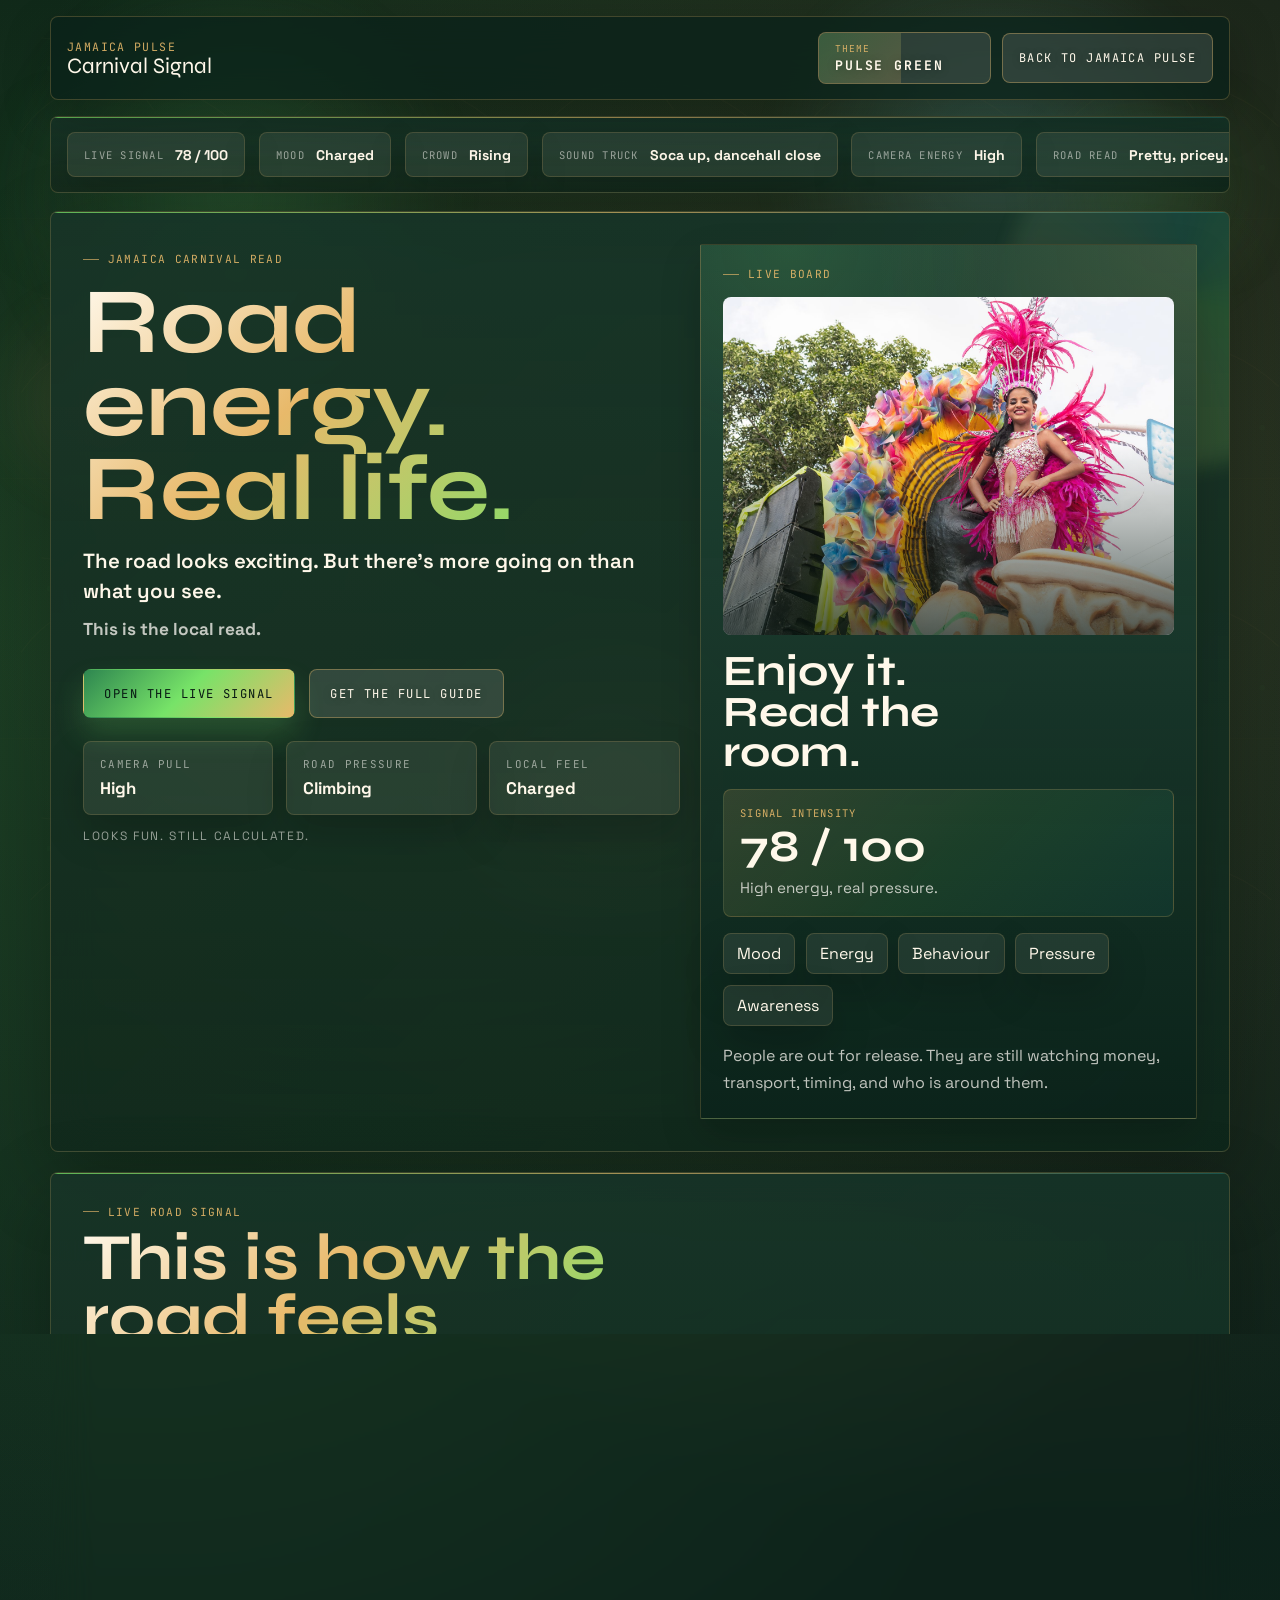
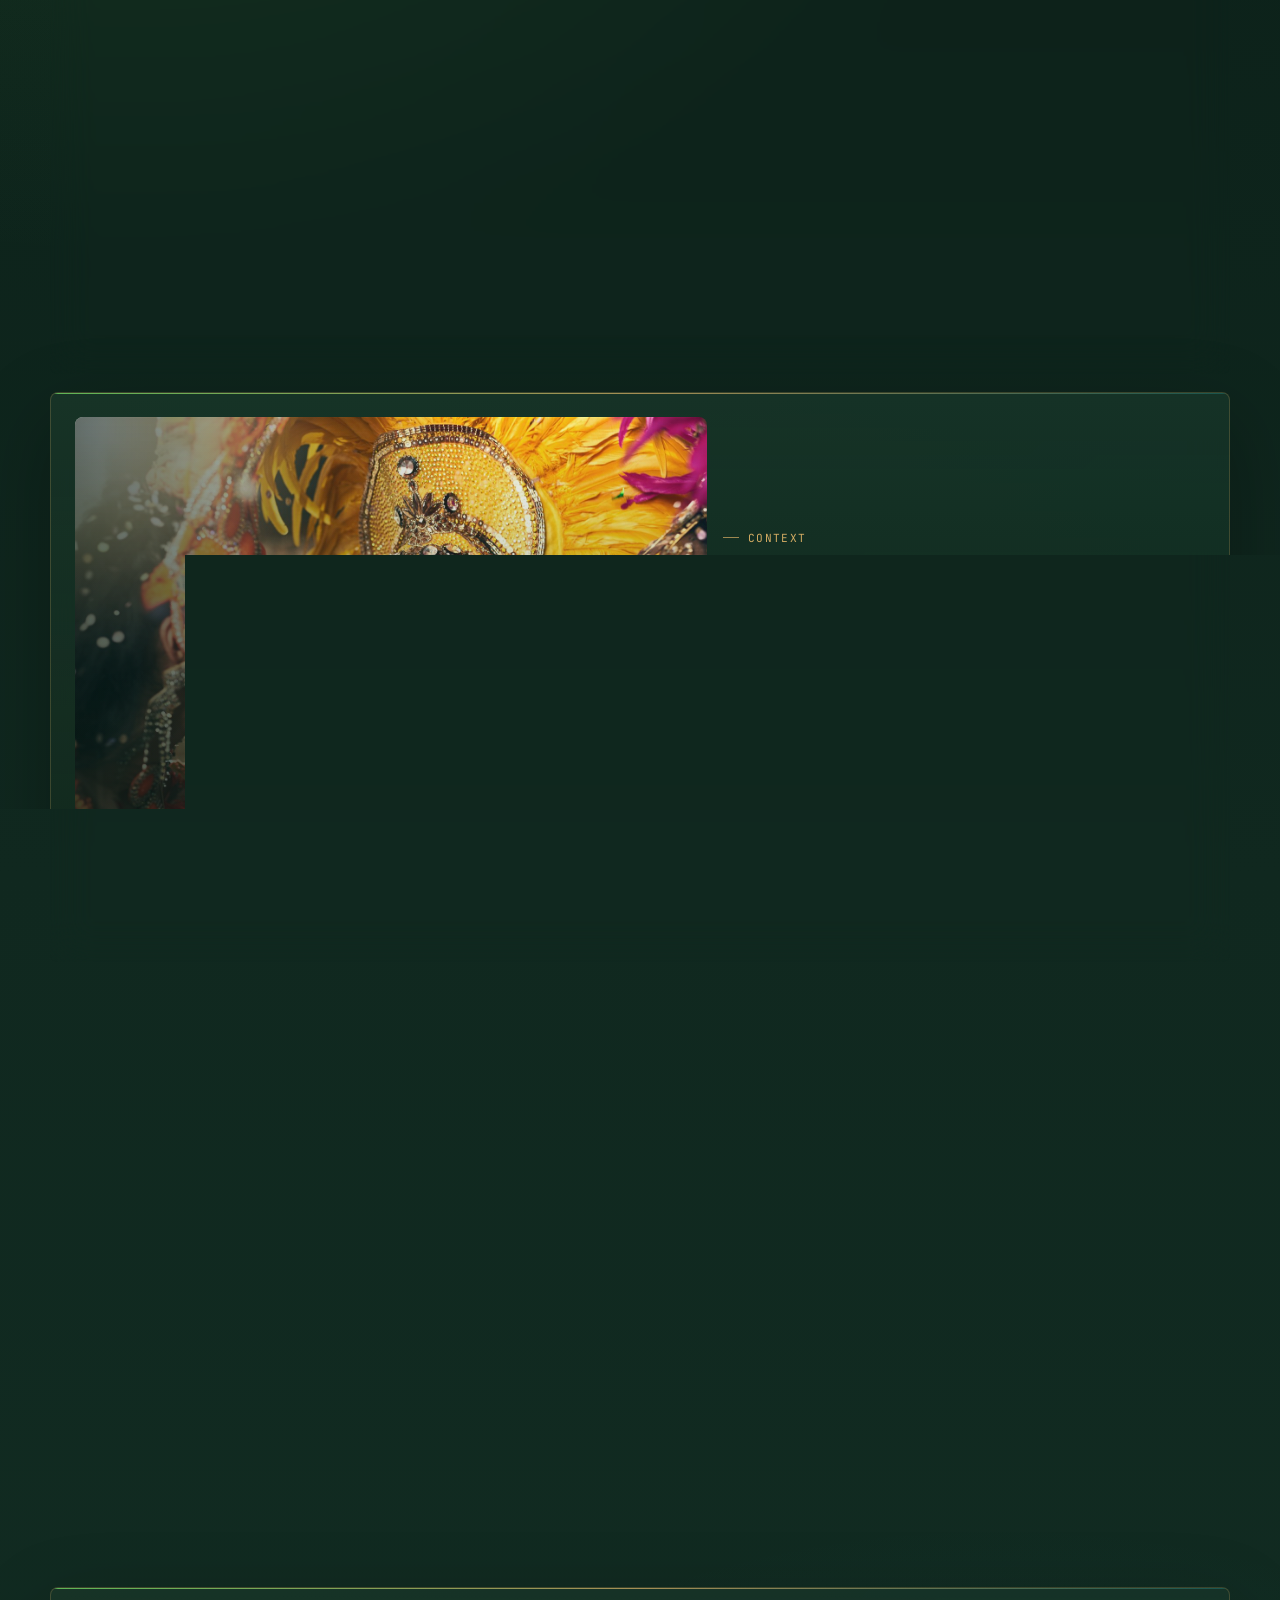
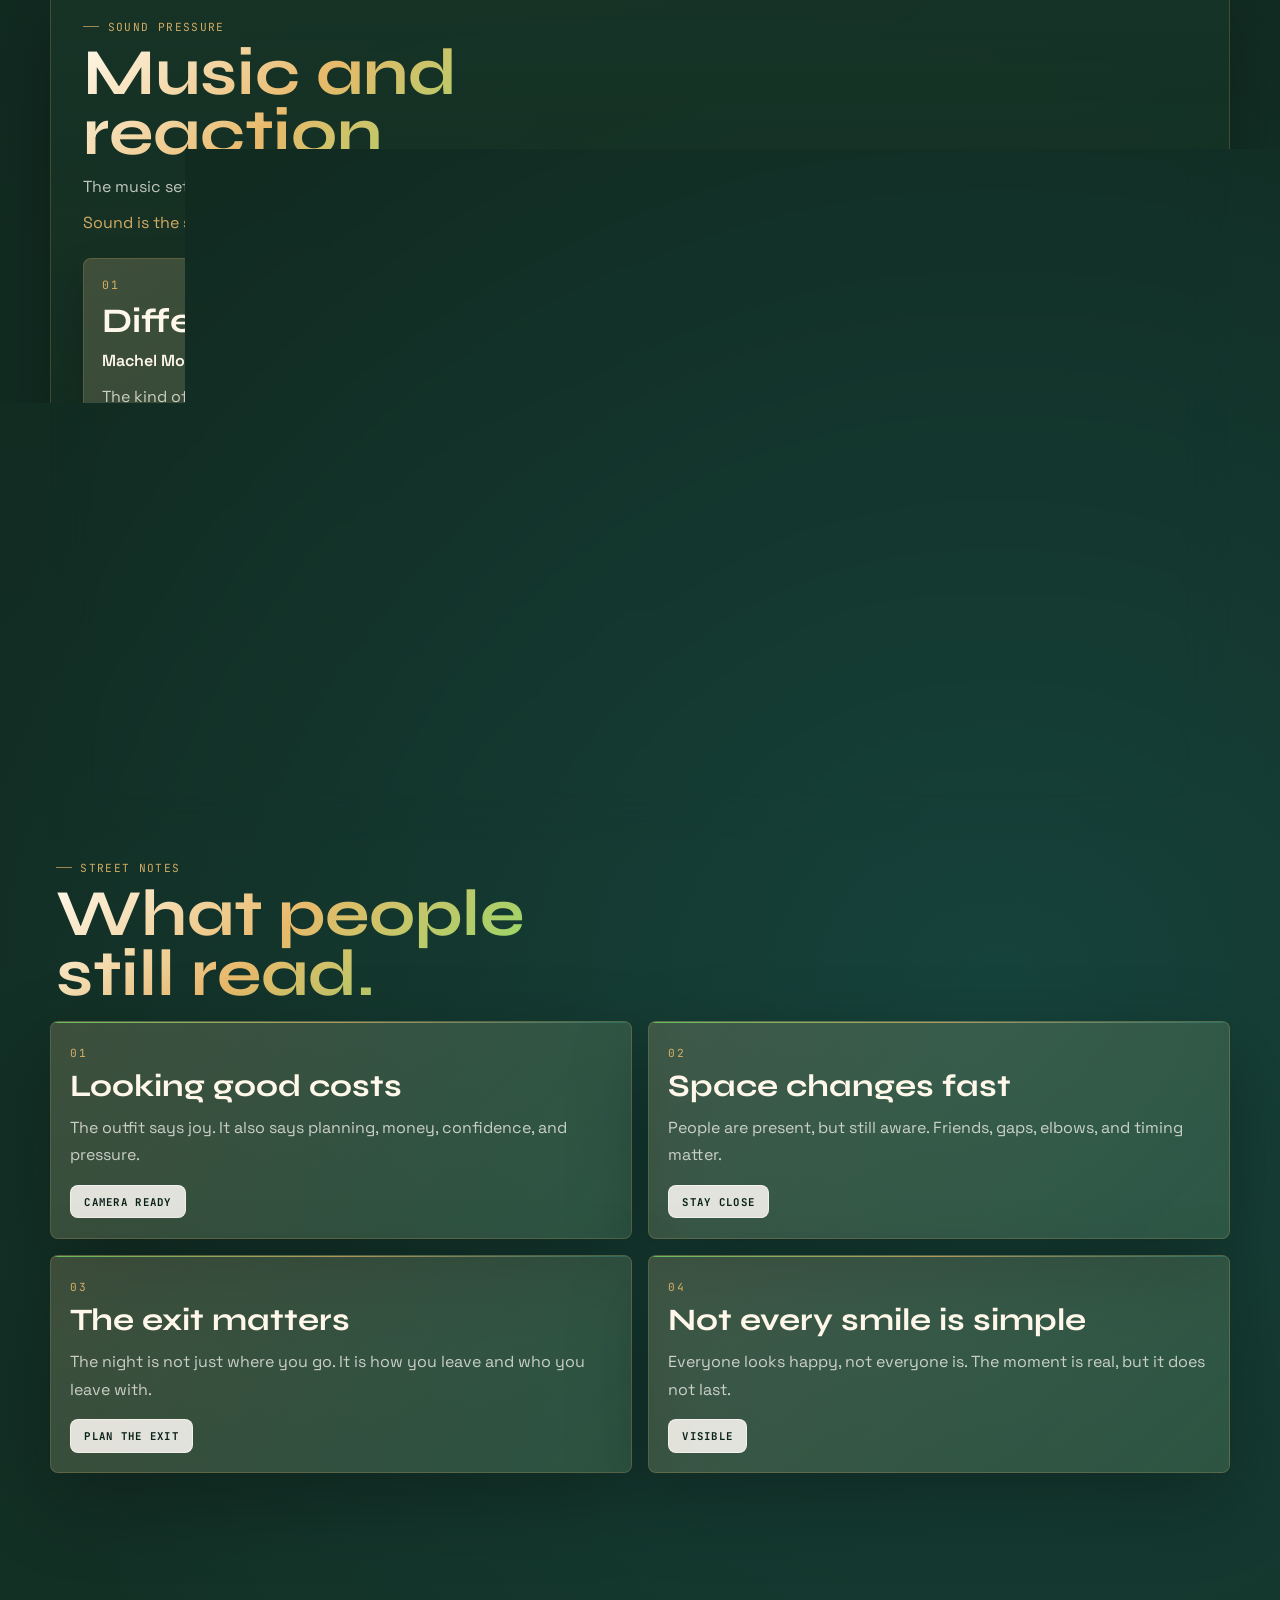
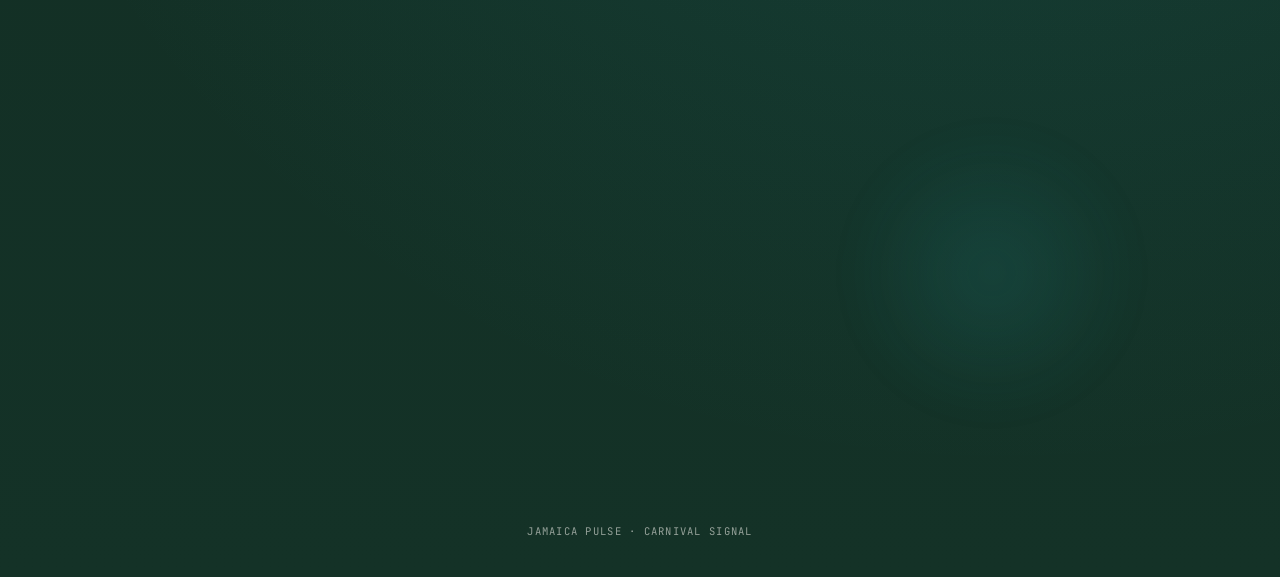
<file: carnival-signal.html>
<!DOCTYPE html>
<html lang="en">
<head>
  <meta charset="UTF-8">
  <meta name="viewport" content="width=device-width, initial-scale=1">
  <title>Carnival Signal | Jamaica Pulse</title>
  <meta name="description" content="A Jamaica Carnival signal read on movement, visibility, cost, timing, awareness, social pressure, and release.">
  <meta name="theme-color" content="#143227">
  <link rel="preconnect" href="https://fonts.googleapis.com">
  <link rel="preconnect" href="https://fonts.gstatic.com" crossorigin>
  <link href="https://fonts.googleapis.com/css2?family=JetBrains+Mono:wght@500;700&family=Space+Grotesk:wght@400;500;700&family=Syne:wght@500;700;800&display=swap" rel="stylesheet">
  <link rel="stylesheet" href="carnival-signal.css">
  <script src="carnival-signal.js" defer></script>
</head>
<body data-theme="pulse">
  <div class="page-shell">
    <div class="ambient ambient-one" aria-hidden="true"></div>
    <div class="ambient ambient-two" aria-hidden="true"></div>
    <div class="ambient ambient-three" aria-hidden="true"></div>

    <header class="topbar">
      <a class="brand-lockup" href="index.html#jamaica-pulse" aria-label="Back to Jamaica Pulse">
        <span class="brand-kicker">Jamaica Pulse</span>
        <span class="brand-title">Carnival Signal</span>
      </a>
      <div class="topbar-actions">
        <button class="theme-toggle" id="theme-toggle" type="button" aria-pressed="true">
          <span class="theme-toggle-kicker">Theme</span>
          <span class="theme-toggle-label">Pulse green</span>
        </button>
        <a class="home-link" href="index.html#jamaica-pulse">Back to Jamaica Pulse</a>
      </div>
    </header>

    <section class="energy-ribbon reveal is-visible" aria-label="Live carnival indicators">
      <div class="ribbon-track">
        <span class="ribbon-chip">Live signal <strong>78 / 100</strong></span>
        <span class="ribbon-chip">Mood <strong>Charged</strong></span>
        <span class="ribbon-chip">Crowd <strong>Rising</strong></span>
        <span class="ribbon-chip">Sound truck <strong>Soca up, dancehall close</strong></span>
        <span class="ribbon-chip">Camera energy <strong>High</strong></span>
        <span class="ribbon-chip">Road read <strong>Pretty, pricey, watchful</strong></span>
        <span class="ribbon-chip">Live signal <strong>78 / 100</strong></span>
        <span class="ribbon-chip">Mood <strong>Charged</strong></span>
        <span class="ribbon-chip">Crowd <strong>Rising</strong></span>
        <span class="ribbon-chip">Sound truck <strong>Soca up, dancehall close</strong></span>
        <span class="ribbon-chip">Camera energy <strong>High</strong></span>
        <span class="ribbon-chip">Road read <strong>Pretty, pricey, watchful</strong></span>
      </div>
    </section>

    <main class="page-content">
      <section class="hero section-panel reveal is-visible" aria-labelledby="page-title">
        <div class="hero-copy">
          <p class="eyebrow">Jamaica Carnival read</p>
          <h1 id="page-title">Road energy. Real life.</h1>
          <p class="hero-subheadline">The road looks exciting. But there's more going on than what you see.</p>
          <p class="hero-support">This is the local read.</p>

          <div class="hero-actions">
            <a class="button button-primary" href="#featured-signal">Open the live signal</a>
            <a class="button button-secondary" href="index.html#buy">Get the full guide</a>
          </div>

          <div class="hero-stat-row" aria-label="Quick carnival stats">
            <article class="hero-stat">
              <span>Camera pull</span>
              <strong>High</strong>
            </article>
            <article class="hero-stat">
              <span>Road pressure</span>
              <strong>Climbing</strong>
            </article>
            <article class="hero-stat">
              <span>Local feel</span>
              <strong>Charged</strong>
            </article>
          </div>

          <p class="hero-footnote">Looks fun. Still calculated.</p>
        </div>

        <aside class="hero-note" aria-label="Live signal note">
          <span class="mini-tag">Live board</span>
          <figure class="hero-image-frame">
            <img src="assets/images/carnival-road-signal.jpg" alt="Carnival masqueraders in bright feathers moving on the road." loading="lazy" width="1800" height="1200">
          </figure>
          <p class="hero-quote">Enjoy it. Read the room.</p>

          <div class="hero-beacon" aria-label="Signal intensity">
            <span class="beacon-label">Signal intensity</span>
            <strong>78 / 100</strong>
            <p>High energy, real pressure.</p>
          </div>

          <div class="aspect-list" aria-label="Signal dimensions">
            <span class="aspect-chip">Mood</span>
            <span class="aspect-chip">Energy</span>
            <span class="aspect-chip">Behaviour</span>
            <span class="aspect-chip">Pressure</span>
            <span class="aspect-chip">Awareness</span>
          </div>
          <p class="hero-note-copy">People are out for release. They are still watching money, transport, timing, and who is around them.</p>
        </aside>
      </section>

      <section class="featured-section section-panel reveal" id="featured-signal" aria-labelledby="featured-title">
        <div class="section-copy">
          <span class="section-tag">Live road signal</span>
          <h2 id="featured-title">This is how the road feels right now.</h2>
          <p>Joy is high. People still have limits.</p>
        </div>

        <div class="signal-card">
          <div class="signal-top">
            <div>
              <span class="signal-label">Mood</span>
              <div class="signal-lockup">
                <span class="signal-emoji" aria-hidden="true">&#9889;</span>
                <strong>Charged</strong>
              </div>
            </div>

            <div class="signal-score-block">
              <span class="signal-label">Score</span>
              <strong class="signal-score">78</strong>
            </div>
          </div>

          <div class="signal-meter" data-meter="78" aria-label="Carnival signal meter">
            <div class="meter-track" role="img" aria-label="Signal level 78 out of 100">
              <span class="meter-fill" aria-hidden="true"></span>
              <span class="meter-marker" aria-hidden="true"></span>
            </div>
            <div class="meter-labels" aria-hidden="true">
              <span>Muted</span>
              <span>Balanced</span>
              <span>Charged</span>
              <span>Peak</span>
            </div>
          </div>

          <div class="signal-layout">
            <div class="signal-story">
              <ul class="interpretation-list" aria-label="Signal interpretation">
                <li>People are outside for joy, but they are still moving with limits.</li>
                <li>Looking good matters, and it costs.</li>
                <li>The vibe is real, but it is still managed.</li>
              </ul>
              <p class="credibility">Observed across road, fetes, music, and social media.</p>
            </div>

            <aside class="signal-meta">
              <div>
                <span class="signal-label">Shaped by</span>
                <ul class="chip-list" aria-label="Signal drivers">
                  <li>Being seen</li>
                  <li>Costume cost</li>
                  <li>Cost pressure</li>
                  <li>Transport timing</li>
                  <li>Soca and dancehall pull</li>
                </ul>
              </div>

              <div class="updated-row">
                <span>Updated</span>
                <strong>Tonight</strong>
              </div>
            </aside>
          </div>
        </div>
      </section>

      <section class="photo-context section-panel reveal" aria-label="Carnival visual context">
        <figure class="photo-context-main">
          <img src="assets/images/carnival-movement-signal.jpg" alt="Carnival masqueraders laughing together in bright yellow costume details." loading="lazy" width="1800" height="1201">
        </figure>
        <div class="photo-context-copy">
          <span class="section-tag">Context</span>
          <h2>More than what you see</h2>
          <p>Outfits, music, and movement are only part of it. Behind that is planning, spending, timing, and intention.</p>
          <div class="context-pill-row" aria-label="Carnival context signals">
            <span>Costume</span>
            <span>Fete</span>
            <span>Camera</span>
            <span>Transport</span>
            <span>After-move</span>
          </div>
        </div>
      </section>

      <section class="vibe-section section-panel reveal" aria-labelledby="vibe-title">
        <div class="vibe-layout">
          <div class="vibe-copy">
            <span class="section-tag">Public vibe test</span>
            <h2 id="vibe-title">Pick your read.</h2>
            <p>First answer is usually the honest one.</p>

            <div class="option-grid" role="group" aria-label="Public vibe options">
              <button class="vibe-option" type="button" data-option="Sweet" aria-pressed="false">Sweet</button>
              <button class="vibe-option" type="button" data-option="Hype" aria-pressed="false">Hype</button>
              <button class="vibe-option" type="button" data-option="Flirty" aria-pressed="false">Flirty</button>
              <button class="vibe-option" type="button" data-option="Watchful" aria-pressed="false">Watchful</button>
              <button class="vibe-option" type="button" data-option="Too much" aria-pressed="false">Too much</button>
            </div>
          </div>

          <div class="results-panel" id="vibe-results" hidden aria-live="polite">
            <div class="results-head">
              <div>
                <span class="mini-tag">Crowd read</span>
                <p class="selected-read">Your pick: <strong id="selected-vibe">Sweet</strong></p>
              </div>
              <div class="heat-pill">
                <span>Heat level</span>
                <strong id="vibe-heat">Hot</strong>
              </div>
            </div>

            <div class="result-list" aria-label="Public vibe results">
              <div class="result-row">
                <div class="result-meta">
                  <span>Sweet</span>
                  <strong class="result-value">34%</strong>
                </div>
                <div class="result-bar">
                  <span class="result-bar-fill" data-value="34" aria-hidden="true"></span>
                </div>
              </div>

              <div class="result-row">
                <div class="result-meta">
                  <span>Hype</span>
                  <strong class="result-value">18%</strong>
                </div>
                <div class="result-bar">
                  <span class="result-bar-fill" data-value="18" aria-hidden="true"></span>
                </div>
              </div>

              <div class="result-row">
                <div class="result-meta">
                  <span>Flirty</span>
                  <strong class="result-value">22%</strong>
                </div>
                <div class="result-bar">
                  <span class="result-bar-fill" data-value="22" aria-hidden="true"></span>
                </div>
              </div>

              <div class="result-row">
                <div class="result-meta">
                  <span>Watchful</span>
                  <strong class="result-value">17%</strong>
                </div>
                <div class="result-bar">
                  <span class="result-bar-fill" data-value="17" aria-hidden="true"></span>
                </div>
              </div>

              <div class="result-row">
                <div class="result-meta">
                  <span>Too much</span>
                  <strong class="result-value">9%</strong>
                </div>
                <div class="result-bar">
                  <span class="result-bar-fill" data-value="9" aria-hidden="true"></span>
                </div>
              </div>
            </div>

            <p class="results-insight" id="vibe-insight">The crowd is leaning toward release over calm.</p>
          </div>
        </div>
      </section>

      <section class="sound-section section-panel reveal" aria-labelledby="sound-title">
        <div class="section-copy">
          <span class="section-tag">Sound pressure</span>
          <h2 id="sound-title">Music and reaction</h2>
          <p>The music sets the tone. How people move tells you what's real.</p>
          <p class="sound-note">Sound is the signal. The response is the proof.</p>
        </div>

        <div class="sound-grid">
          <article class="sound-card">
            <div class="sound-card-head">
              <span class="sound-index">01</span>
              <a class="sound-link" href="https://open.spotify.com/search/Different%20Machel%20Montano" target="_blank" rel="noopener noreferrer">Open in Spotify</a>
            </div>
            <h3>Different</h3>
            <p class="sound-artist">Machel Montano</p>
            <p class="sound-insight">The kind of song that makes the section answer back</p>
          </article>

          <article class="sound-card">
            <div class="sound-card-head">
              <span class="sound-index">02</span>
              <a class="sound-link" href="https://open.spotify.com/search/Famalay" target="_blank" rel="noopener noreferrer">Open in Spotify</a>
            </div>
            <h3>Famalay</h3>
            <p class="sound-artist">Skinny Fabulous, Machel Montano, Bunji Garlin</p>
            <p class="sound-insight">Easy to catch, easy to shout, easy to move with</p>
          </article>

          <article class="sound-card">
            <div class="sound-card-head">
              <span class="sound-index">03</span>
              <a class="sound-link" href="https://open.spotify.com/search/Shake%20It%20To%20The%20Max" target="_blank" rel="noopener noreferrer">Open in Spotify</a>
            </div>
            <h3>Shake It to the Max</h3>
            <p class="sound-artist">Moliy</p>
            <p class="sound-insight">A bounce people can dance to and post fast</p>
          </article>

          <article class="sound-card">
            <div class="sound-card-head">
              <span class="sound-index">04</span>
              <a class="sound-link" href="https://open.spotify.com/search/Party%20Nice%20Kes" target="_blank" rel="noopener noreferrer">Open in Spotify</a>
            </div>
            <h3>Party Nice</h3>
            <p class="sound-artist">Kes</p>
            <p class="sound-insight">Smooth energy before the road gets heavier</p>
          </article>

          <article class="sound-card sound-card-wide">
            <div class="sound-card-head">
              <span class="sound-index">05</span>
              <a class="sound-link" href="https://open.spotify.com/search/Talibans%20II" target="_blank" rel="noopener noreferrer">Open in Spotify</a>
            </div>
            <h3>Talibans II</h3>
            <p class="sound-artist">Byron Messia</p>
            <p class="sound-insight">Dancehall keeps the read grounded in Jamaica</p>
          </article>
        </div>
      </section>

      <section class="street-section reveal" aria-labelledby="street-title">
        <div class="section-copy section-copy-inline">
          <span class="section-tag">Street notes</span>
          <h2 id="street-title">What people still read.</h2>
        </div>

        <div class="notes-grid">
          <article class="note-card">
            <span class="note-index">01</span>
            <h3>Looking good costs</h3>
            <p>The outfit says joy. It also says planning, money, confidence, and pressure.</p>
            <span class="note-pill">Camera ready</span>
          </article>

          <article class="note-card">
            <span class="note-index">02</span>
            <h3>Space changes fast</h3>
            <p>People are present, but still aware. Friends, gaps, elbows, and timing matter.</p>
            <span class="note-pill">Stay close</span>
          </article>

          <article class="note-card">
            <span class="note-index">03</span>
            <h3>The exit matters</h3>
            <p>The night is not just where you go. It is how you leave and who you leave with.</p>
            <span class="note-pill">Plan the exit</span>
          </article>

          <article class="note-card">
            <span class="note-index">04</span>
            <h3>Not every smile is simple</h3>
            <p>Everyone looks happy, not everyone is. The moment is real, but it does not last.</p>
            <span class="note-pill">Visible</span>
          </article>
        </div>
      </section>

      <section class="mini-strip section-panel reveal" aria-label="Mini signal strip">
        <div class="strip-list">
          <article class="strip-item">
            <span>Sound truck pull</span>
            <strong>High</strong>
          </article>
          <article class="strip-item">
            <span>Road density</span>
            <strong>Rising</strong>
          </article>
          <article class="strip-item">
            <span>Social heat</span>
            <strong>Elevated</strong>
          </article>
          <article class="strip-item">
            <span>Transport read</span>
            <strong>Plan early</strong>
          </article>
        </div>
      </section>

      <section class="closing-panel section-panel reveal" aria-labelledby="closing-title">
        <span class="section-tag">Move smarter</span>
        <h2 id="closing-title">Enjoy it. Just don't misunderstand it.</h2>
        <p>Carnival looks easy from the outside. It isn't. If you only read the surface, you miss what is really going on.</p>
        <div class="closing-actions">
          <a class="button button-primary" href="index.html#buy">Explore the full guide</a>
          <a class="button button-secondary" href="index.html#jamaica-pulse">Back to Jamaica Pulse</a>
        </div>
      </section>
    </main>

    <footer class="site-footer">
      <p>Jamaica Pulse &middot; Carnival Signal</p>
    </footer>
  </div>
</body>
</html>
</file>
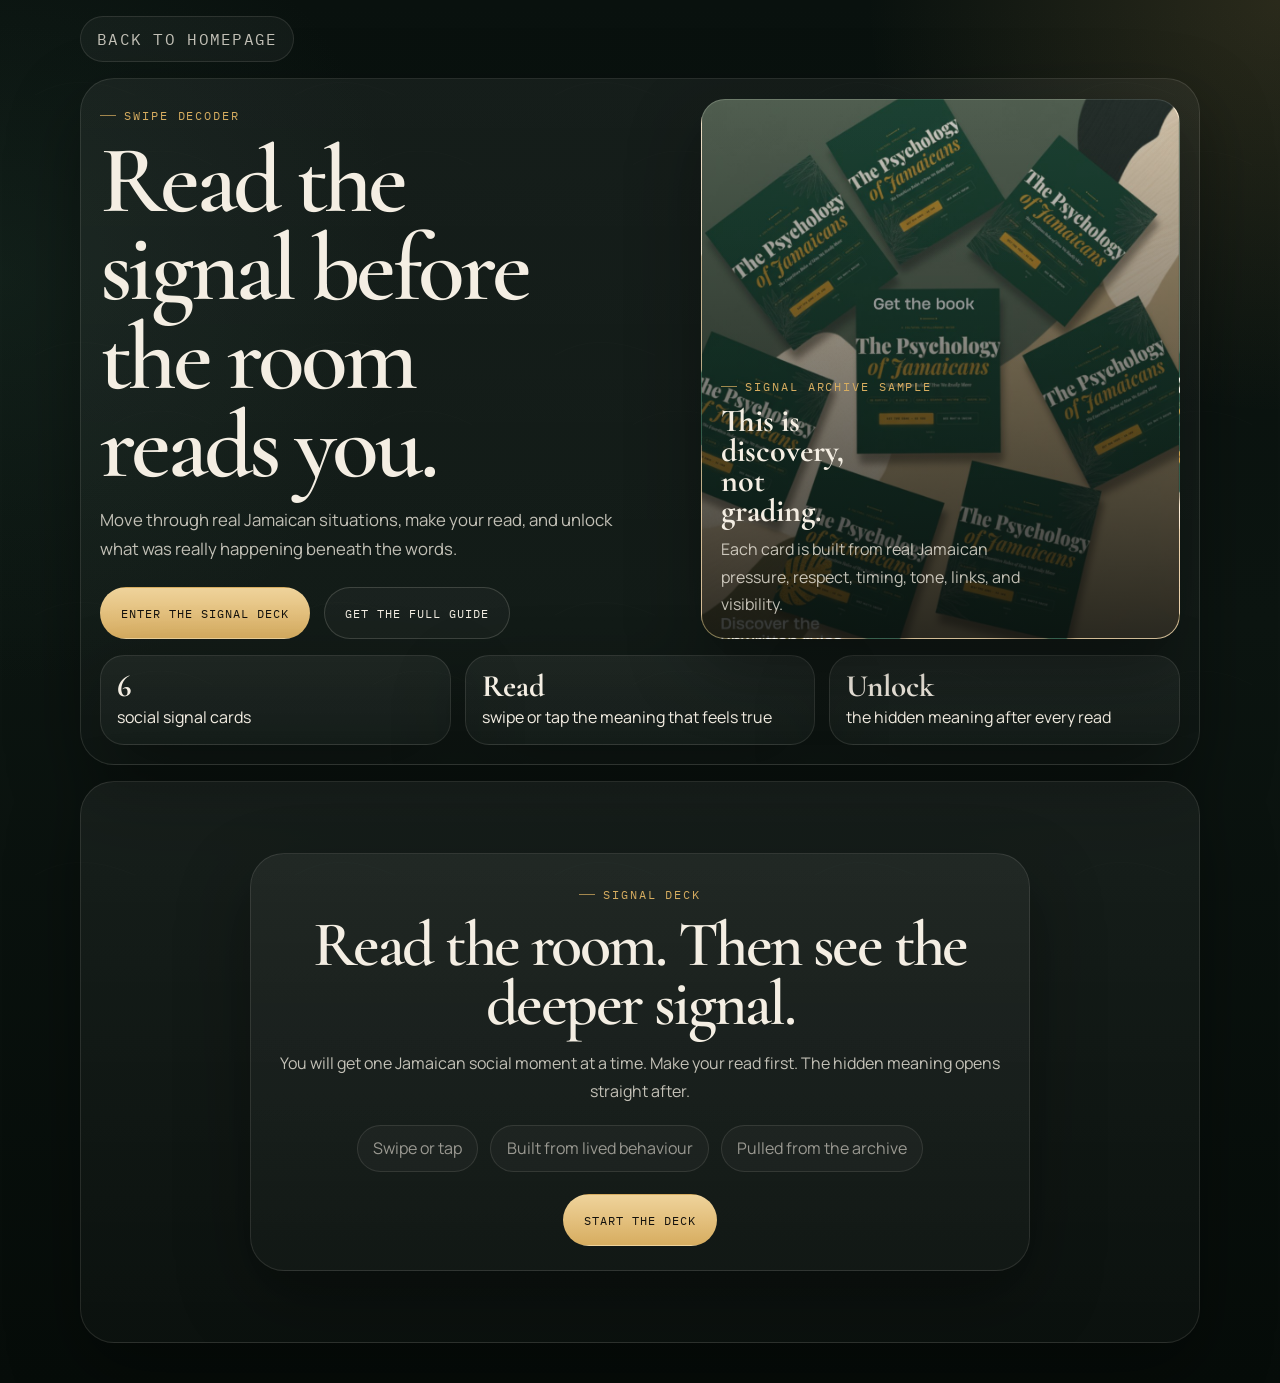
<file: decode.html>
<!DOCTYPE html>
<html lang="en-GB">
<head>
  <meta charset="UTF-8"/>
  <meta name="viewport" content="width=device-width, initial-scale=1"/>
  <title>Jamaican Signal Decoder | The Psychology of Jamaicans</title>
  <meta name="description" content="Read real Jamaican social situations, unlock the hidden meaning, and sharpen how you read respect, tone, pressure, timing, and social signals."/>
  <link rel="preconnect" href="https://fonts.googleapis.com"/>
  <link rel="preconnect" href="https://fonts.gstatic.com" crossorigin/>
  <link href="https://fonts.googleapis.com/css2?family=Cormorant+Garamond:wght@500;600;700&family=Manrope:wght@400;500;600;700;800&family=IBM+Plex+Mono:wght@400;500;600&display=swap" rel="stylesheet"/>
  <style>
    :root{
      --bg:#09110e;
      --bg-soft:#0f1814;
      --panel:#121c17;
      --panel-strong:#17231d;
      --text:#f4eee3;
      --muted:rgba(244,238,227,.78);
      --soft:rgba(244,238,227,.58);
      --line:rgba(244,238,227,.11);
      --gold:#d7ad60;
      --gold-soft:rgba(215,173,96,.14);
      --green:#90d2a3;
      --green-soft:rgba(144,210,163,.14);
      --rose:#e6a9b5;
      --rose-soft:rgba(230,169,181,.14);
      --shadow:0 28px 70px rgba(0,0,0,.35);
      --radius-xl:34px;
      --radius-lg:24px;
      --radius-md:18px;
      --radius-pill:999px;
      --ease:cubic-bezier(.22,.9,.24,1);
    }

    *{box-sizing:border-box;margin:0;padding:0}
    html{scroll-behavior:smooth}
    body{
      min-height:100vh;
      background:
        radial-gradient(circle at top right, rgba(215,173,96,.16), transparent 22%),
        radial-gradient(circle at left 20%, rgba(42,71,58,.25), transparent 24%),
        linear-gradient(180deg, #09110e 0%, #0c1511 45%, #060c09 100%);
      color:var(--text);
      font-family:"Manrope",system-ui,sans-serif;
      overflow-x:hidden;
    }

    body::before{
      content:"";
      position:fixed;
      inset:0;
      pointer-events:none;
      opacity:.14;
      background-image:url("data:image/svg+xml,%3Csvg viewBox='0 0 240 240' xmlns='http://www.w3.org/2000/svg'%3E%3Cg fill='none' stroke='%23f4eee3' stroke-opacity='.09' stroke-width='1'%3E%3Cpath d='M32 88c26-16 57-16 93 0'/%3E%3Cpath d='M104 152c28-17 58-17 92 0'/%3E%3Cpath d='M22 24h196v196H22z' opacity='.18'/%3E%3C/g%3E%3C/svg%3E");
      background-size:260px 260px;
    }

    a{color:inherit}
    img{display:block;max-width:100%}
    button{font:inherit}

    .page-shell{
      width:min(1120px, calc(100% - 1rem));
      margin:0 auto;
      padding:1rem 0 2.5rem;
      position:relative;
      z-index:1;
    }

    .topbar{display:flex;justify-content:flex-start;padding-bottom:1rem}

    .home-link,.button,.decision-button,.advance-button{
      font-family:"IBM Plex Mono",monospace;
      letter-spacing:.08em;
      text-transform:uppercase;
      transition:transform .24s ease,border-color .24s ease,background .24s ease,opacity .24s ease,color .24s ease;
    }

    .home-link{
      display:inline-flex;
      align-items:center;
      justify-content:center;
      min-height:2.9rem;
      padding:0 1rem;
      border-radius:var(--radius-pill);
      border:1px solid var(--line);
      background:rgba(255,255,255,.04);
      text-decoration:none;
      color:var(--muted);
    }

    .home-link:hover,
    .home-link:focus-visible,
    .button:hover,
    .button:focus-visible,
    .decision-button:hover,
    .decision-button:focus-visible,
    .advance-button:hover,
    .advance-button:focus-visible{
      transform:translateY(-2px);
      outline:none;
    }

    .hero,
    .experience-shell,
    .hero-note,
    .stat-card,
    .start-card,
    .result-card,
    .result-cta,
    .status-card,
    .scenario-card{
      border:1px solid var(--line);
      background:linear-gradient(180deg, rgba(255,255,255,.05), rgba(255,255,255,.025));
      box-shadow:var(--shadow);
    }

    .hero{display:grid;gap:1rem;padding:1.2rem;border-radius:var(--radius-xl);overflow:hidden}

    .eyebrow,
    .mini-label,
    .section-tag,
    .status-chip,
    .card-meta,
    .result-badge,
    .swipe-pill{
      display:inline-flex;
      align-items:center;
      gap:.5rem;
      font-family:"IBM Plex Mono",monospace;
      font-size:.74rem;
      letter-spacing:.16em;
      text-transform:uppercase;
      color:var(--gold);
    }

    .eyebrow::before,
    .mini-label::before,
    .section-tag::before,
    .status-chip::before,
    .card-meta::before,
    .swipe-pill::before{
      content:"";
      width:1rem;
      height:1px;
      background:currentColor;
      opacity:.72;
    }

    .hero-copy h1,
    .start-card h2,
    .scenario-title,
    .result-card h2,
    .result-score{
      font-family:"Cormorant Garamond",serif;
      font-weight:600;
      letter-spacing:-.04em;
      line-height:.92;
    }

    .hero-copy h1{font-size:clamp(3.1rem, 11vw, 6rem);margin-top:.9rem;max-width:10ch}
    p{color:var(--muted);line-height:1.72}
    .hero-copy p{margin-top:1rem;max-width:34rem;font-size:1.05rem}
    .hero-grid{display:grid;gap:1rem}
    .hero-actions,.button-row,.result-actions{display:flex;flex-wrap:wrap;gap:.85rem}
    .hero-actions{margin-top:1.45rem}

    .button,.advance-button{
      display:inline-flex;
      align-items:center;
      justify-content:center;
      min-height:3.25rem;
      padding:0 1.25rem;
      border-radius:var(--radius-pill);
      border:1px solid transparent;
      text-decoration:none;
      font-size:.78rem;
      cursor:pointer;
    }

    .button.primary,.advance-button{background:linear-gradient(180deg, #efd39b 0%, var(--gold) 100%);color:#13110d}
    .button.secondary{border-color:rgba(244,238,227,.16);background:rgba(255,255,255,.03);color:var(--text)}

    .hero-note{
      border-radius:var(--radius-lg);
      padding:1.2rem;
      background:
        linear-gradient(180deg, rgba(255,255,255,.04), rgba(255,255,255,.02)),
        url("assets/images/editorial-book-grid.jpg") center/cover;
      position:relative;
      overflow:hidden;
      min-height:13rem;
      display:flex;
      flex-direction:column;
      justify-content:flex-end;
    }

    .hero-note::after{
      content:"";
      position:absolute;
      inset:0;
      background:linear-gradient(180deg, rgba(7,10,9,.18), rgba(7,10,9,.82));
    }

    .hero-note > *{position:relative;z-index:1}
    .hero-note strong{display:block;font-family:"Cormorant Garamond",serif;font-size:2rem;line-height:.94;margin-top:.75rem;max-width:10ch}
    .hero-note p{margin-top:.65rem;max-width:20rem}
    .stats-grid{display:grid;gap:.85rem;grid-template-columns:repeat(3, minmax(0, 1fr))}
    .stat-card{border-radius:var(--radius-lg);padding:1rem}
    .stat-card strong{display:block;font-family:"Cormorant Garamond",serif;font-size:1.95rem;line-height:.9;margin-bottom:.35rem}
    .experience-shell{margin-top:1rem;border-radius:var(--radius-xl);padding:1rem;overflow:hidden}
    .screen{display:none}
    .screen.active{display:block}
    .start-screen.active{display:grid;place-items:center;min-height:33rem}
    .start-card{width:min(780px, 100%);border-radius:var(--radius-xl);padding:1.5rem;text-align:center}
    .start-card h2{font-size:clamp(2.4rem, 10vw, 4rem);margin-top:.9rem}
    .chip-row{display:flex;flex-wrap:wrap;justify-content:center;gap:.75rem;margin-top:1.25rem}
    .chip{padding:.7rem .95rem;border-radius:var(--radius-pill);border:1px solid var(--line);background:rgba(255,255,255,.03);color:var(--soft)}
    .play-screen.active{display:grid;gap:1rem}
    .status-row{display:grid;gap:.85rem;width:min(860px,100%);margin:0 auto}
    .status-card{border-radius:var(--radius-lg);padding:1rem 1.1rem;display:grid;gap:.9rem}
    .status-top{display:flex;justify-content:space-between;gap:.85rem;align-items:flex-start;flex-wrap:wrap}
    .status-copy strong{display:block;margin-top:.55rem;font-size:1.02rem;color:var(--text)}
    .status-metrics{display:flex;flex-wrap:wrap;gap:.65rem}
    .metric-pill{padding:.72rem .88rem;border-radius:var(--radius-pill);border:1px solid var(--line);background:rgba(255,255,255,.03);color:var(--soft);font-family:"IBM Plex Mono",monospace;font-size:.76rem;letter-spacing:.05em;text-transform:uppercase}
    .progress-track{width:100%;height:.9rem;border-radius:var(--radius-pill);background:rgba(255,255,255,.08);overflow:hidden}
    .progress-fill{display:block;width:0;height:100%;border-radius:inherit;background:linear-gradient(90deg, #efd39b 0%, var(--gold) 100%);transition:width .38s var(--ease)}
    .play-layout{display:grid;gap:1rem;justify-items:center}
    .stack-stage{position:relative;min-height:38rem;overflow:visible;width:min(860px,100%);height:auto;transition:height .24s var(--ease)}
    .scenario-card{border-radius:30px;overflow:hidden;position:absolute;top:0;left:0;width:100%;transform-origin:center 85%}
    .preview-card{top:1.1rem;left:.9rem;width:calc(100% - 1.8rem);transform:scale(.965);opacity:.52;filter:saturate(.72);pointer-events:none;background:linear-gradient(180deg, rgba(255,255,255,.04), rgba(255,255,255,.02))}
    .preview-card .scenario-media{opacity:.55}
    .preview-card .scenario-body{gap:.6rem}
    .active-card{cursor:grab;transition:transform .3s var(--ease), opacity .3s ease, box-shadow .3s ease;touch-action:pan-y}
    .active-card.is-dragging{cursor:grabbing;box-shadow:0 34px 80px rgba(0,0,0,.45)}
    .active-card.is-revealed{cursor:default}
    .active-card.choice-left .decision-button[data-choice="left"],
    .active-card.choice-right .decision-button[data-choice="right"]{border-color:rgba(215,173,96,.4);background:rgba(215,173,96,.11)}
    .scenario-media{position:relative;min-height:17rem}
    .scenario-media img{width:100%;height:100%;object-fit:cover}
    .media-overlay{position:absolute;inset:0;background:linear-gradient(180deg, rgba(6,11,9,.12), rgba(6,11,9,.72));display:flex;flex-direction:column;justify-content:space-between;padding:1rem}
    .swipe-guide{display:flex;justify-content:space-between;gap:.6rem;align-items:flex-start;flex-wrap:wrap}
    .swipe-pill{padding:.55rem .75rem;border-radius:var(--radius-pill);border:1px solid rgba(244,238,227,.13);background:rgba(8,11,10,.54);font-size:.66rem}
    .scenario-body{padding:1.15rem;display:grid;gap:1rem;background:linear-gradient(180deg, rgba(14,22,18,.24), rgba(14,22,18,.92))}
    .scenario-body > div,
    .decision-button,
    .decision-button strong,
    .gesture-note,
    .reveal-block strong,
    .reveal-block p,
    .result-card h2,
    .result-description{
      min-width:0;
      overflow-wrap:anywhere;
      word-break:normal;
    }
    .scenario-title{font-size:clamp(2rem, 7vw, 3.1rem);max-width:12ch}
    .scenario-copy{color:var(--muted);font-size:1rem}
    .signal-context{display:inline-flex;align-items:center;gap:.5rem;margin-top:.85rem;padding:.7rem .9rem;border-radius:var(--radius-md);border:1px solid rgba(215,173,96,.18);background:rgba(215,173,96,.08);color:var(--muted)}
    .signal-context strong{color:var(--gold);font-family:"IBM Plex Mono",monospace;font-size:.72rem;letter-spacing:.12em;text-transform:uppercase}
    .decision-grid{display:grid;gap:.75rem}
    .decision-grid[hidden],.gesture-note[hidden],.card-reveal[hidden]{display:none}
    .decision-button{width:100%;border-radius:var(--radius-md);border:1px solid rgba(244,238,227,.1);background:rgba(255,255,255,.03);color:var(--text);padding:1rem;text-align:left;cursor:pointer;transition:border-color .2s ease,background .2s ease,transform .2s ease}
    .decision-button:hover{border-color:rgba(215,173,96,.32);background:rgba(215,173,96,.06);transform:translateY(-1px)}
    .decision-button:focus-visible{outline:none;border-color:rgba(215,173,96,.5)}
    .decision-button strong{display:block;font-size:1rem;line-height:1.45;letter-spacing:normal;text-transform:none;font-family:"Manrope",system-ui,sans-serif;margin-top:.45rem}
    .gesture-note{color:var(--soft);font-size:.92rem}
    .card-reveal{display:grid;gap:.95rem;padding-top:.3rem;border-top:1px solid rgba(244,238,227,.08);animation:revealLift .28s ease}
    .reveal-kicker{display:flex;justify-content:space-between;gap:.85rem;align-items:center;flex-wrap:wrap}
    .reveal-kicker strong{display:inline-flex;align-items:center;gap:.5rem;font-family:"IBM Plex Mono",monospace;font-size:.74rem;letter-spacing:.14em;text-transform:uppercase;color:var(--gold)}
    .reveal-kicker strong::before{content:"";width:1rem;height:1px;background:currentColor;opacity:.72}
    .reveal-status{padding:.7rem .9rem;border-radius:var(--radius-pill);border:1px solid rgba(215,173,96,.22);background:rgba(215,173,96,.08);color:var(--gold);font-family:"IBM Plex Mono",monospace;font-size:.72rem;letter-spacing:.08em;text-transform:uppercase}
    .reveal-stack{display:grid;gap:.8rem}
    .reveal-block{padding:1rem;border-radius:var(--radius-lg);border:1px solid rgba(244,238,227,.08);background:rgba(255,255,255,.03)}
    .reveal-block span{display:block;font-family:"IBM Plex Mono",monospace;font-size:.7rem;letter-spacing:.14em;text-transform:uppercase;color:var(--soft)}
    .reveal-block strong{display:block;margin-top:.55rem;font-size:1.02rem;line-height:1.6;color:var(--text)}
    .reveal-block p{margin-top:.55rem}
    .reveal-block.emphasis{border-color:rgba(215,173,96,.22);background:linear-gradient(180deg, rgba(215,173,96,.1), rgba(255,255,255,.03))}
    .reveal-actions{display:flex;justify-content:flex-start}
    .reveal-next{width:auto}
    @keyframes revealLift{from{opacity:0;transform:translateY(8px)}to{opacity:1;transform:none}}
    .result-screen.active{display:grid;gap:1rem}
    .result-card,.result-cta{border-radius:var(--radius-xl);padding:1.4rem}
    .result-card h2{font-size:clamp(2.6rem, 10vw, 4.5rem);margin-top:.8rem;max-width:10ch}
    .result-score{margin-top:1rem;font-size:clamp(3.2rem, 14vw, 5.4rem);color:var(--gold)}
    .result-badge{margin-top:1rem;padding:.75rem .95rem;border-radius:var(--radius-pill);border:1px solid rgba(215,173,96,.28);background:var(--gold-soft);color:var(--gold);width:fit-content}
    .result-description{margin-top:1rem;max-width:32rem}
    .result-meta{margin-top:1rem;display:flex;flex-wrap:wrap;gap:.65rem}
    .result-meta .metric-pill{color:var(--muted)}
    .result-cta{display:grid;gap:1rem;align-content:end;min-height:18rem;background:linear-gradient(180deg, rgba(6,11,9,.18), rgba(6,11,9,.84)),url("assets/images/editorial-book-grid.jpg") center/cover}
    .result-cta strong{display:block;font-family:"Cormorant Garamond",serif;font-size:2rem;line-height:.95;max-width:11ch}
    .subtle-copy{color:var(--soft);font-size:.95rem}

    @media (min-width:760px){
      .stack-stage{min-height:44rem}
      .scenario-media{min-height:22rem}
      .result-screen.active{grid-template-columns:minmax(0, 1.1fr) minmax(280px, .9fr)}
    }

    @media (min-width:900px){
      .hero-grid{grid-template-columns:minmax(0, 1.1fr) minmax(320px, .9fr);align-items:stretch}
      .stack-stage{min-height:47rem}
      .scenario-media{min-height:25rem}
    }

    @media (max-width:680px){
      .page-shell{width:min(100% - .75rem, 1120px);padding-top:.75rem}
      .hero,.experience-shell,.start-card,.result-card,.result-cta{padding:1rem}
      .stats-grid{grid-template-columns:1fr}
      .button,.advance-button{width:100%}
      .scenario-card{border-radius:26px}
      .stack-stage{min-height:32rem}
      .preview-card{top:.75rem;left:.55rem;width:calc(100% - 1.1rem)}
      .scenario-media{min-height:11.75rem}
      .media-overlay{padding:.8rem}
      .swipe-pill{padding:.48rem .65rem;font-size:.62rem}
      .scenario-body{padding:1rem;gap:.85rem}
      .scenario-title{font-size:clamp(1.7rem,8.7vw,2.35rem);max-width:9ch}
      .scenario-copy{font-size:.96rem;line-height:1.62}
      .signal-context{margin-top:.7rem;padding:.62rem .78rem}
      .decision-button{padding:.9rem}
      .decision-button strong{font-size:.96rem;line-height:1.5}
      .reveal-block{padding:.9rem}
      .reveal-actions .advance-button{width:100%}
    }

    @media (max-width:400px){
      .hero-copy h1{font-size:clamp(2.5rem,10.5vw,3.1rem)}
      .stats-grid{gap:.65rem}
      .stat-card strong{font-size:1.65rem}
      .stack-stage{min-height:28rem}
      .scenario-media{min-height:10rem}
      .scenario-title{font-size:clamp(1.55rem,8vw,2rem)}
      .result-card h2{font-size:clamp(2.2rem,9vw,3rem)}
      .result-cta{min-height:14rem}
      .chip{padding:.55rem .72rem;font-size:.78rem}
      .metric-pill{font-size:.68rem;padding:.6rem .72rem}
      .start-card{padding:1.1rem}
    }

    @media (prefers-reduced-motion:reduce){
      html{scroll-behavior:auto}
      *,*::before,*::after{animation:none !important;transition:none !important}
    }
  </style>
</head>
<body>
  <div class="page-shell">
    <div class="topbar">
      <a class="home-link" href="index.html" aria-label="Back to homepage">Back to homepage</a>
    </div>

    <section class="hero" aria-labelledby="page-title">
      <div class="hero-grid">
        <div class="hero-copy">
          <span class="eyebrow">Swipe decoder</span>
          <h1 id="page-title">Read the signal before the room reads you.</h1>
          <p>Move through real Jamaican situations, make your read, and unlock what was really happening beneath the words.</p>
          <div class="hero-actions">
            <button class="button primary" id="hero-start-button" type="button">Enter the signal deck</button>
            <a class="button secondary" href="index.html#buy">Get the full guide</a>
          </div>
        </div>

        <aside class="hero-note" aria-label="What this experience is">
          <span class="mini-label">Signal archive sample</span>
          <strong>This is discovery, not grading.</strong>
          <p>Each card is built from real Jamaican pressure, respect, timing, tone, links, and visibility.</p>
        </aside>
      </div>

      <div class="stats-grid" aria-label="Experience highlights">
        <article class="stat-card">
          <strong>6</strong>
          <span>social signal cards</span>
        </article>
        <article class="stat-card">
          <strong>Read</strong>
          <span>swipe or tap the meaning that feels true</span>
        </article>
        <article class="stat-card">
          <strong>Unlock</strong>
          <span>the hidden meaning after every read</span>
        </article>
      </div>
    </section>

    <main class="experience-shell" aria-live="polite">
      <section class="screen start-screen active" id="start-screen">
        <div class="start-card">
          <span class="section-tag">Signal deck</span>
          <h2>Read the room. Then see the deeper signal.</h2>
          <p style="margin-top:1rem;">You will get one Jamaican social moment at a time. Make your read first. The hidden meaning opens straight after.</p>
          <div class="chip-row">
            <span class="chip">Swipe or tap</span>
            <span class="chip">Built from lived behaviour</span>
            <span class="chip">Pulled from the archive</span>
          </div>
          <div class="button-row" style="justify-content:center;margin-top:1.4rem;">
            <button class="button primary" id="start-button" type="button">Start the deck</button>
          </div>
        </div>
      </section>

      <section class="screen play-screen" id="play-screen">
        <div class="status-row">
          <div class="status-card">
            <div class="status-top">
              <div class="status-copy">
                <span class="status-chip" id="progress-label">Situation 1 of 6</span>
                <strong id="status-instruction">Make your read. The hidden signal unlocks straight after.</strong>
              </div>
              <div class="status-metrics">
                <span class="metric-pill" id="score-pill">0 signals caught</span>
                <span class="metric-pill" id="mode-pill">Swipe or tap</span>
              </div>
            </div>
            <div class="progress-track" aria-hidden="true">
              <span class="progress-fill" id="progress-fill"></span>
            </div>
          </div>
        </div>

        <div class="play-layout">
          <div class="stack-stage" id="card-stack"></div>
        </div>
      </section>

      <section class="screen result-screen" id="result-screen">
        <div class="result-card">
          <span class="section-tag">Your result</span>
          <h2 id="result-title">You read the room with real instinct</h2>
          <div class="result-score" id="result-score">6 / 6</div>
          <div class="result-badge" id="result-badge">Signal reader profile</div>
          <p class="result-description" id="result-description">You are catching tone, respect, pressure, and timing quickly. The full guide sharpens that instinct across many more situations.</p>
          <div class="result-meta">
            <span class="metric-pill" id="result-right">6 signals caught</span>
            <span class="metric-pill" id="result-missed">0 still hidden</span>
          </div>
          <div class="result-actions" style="margin-top:1.3rem;">
            <a class="button primary" href="index.html#buy">Get the full guide</a>
            <button class="button secondary" id="restart-button" type="button">Read another round</button>
          </div>
        </div>

        <div class="result-cta">
          <span class="mini-label">Go deeper</span>
          <strong>This deck is only one slice of the archive.</strong>
          <p>The full guide keeps going into respect, links, tone, pressure, safety, trust, and the unwritten rules behind how people really move in Jamaica.</p>
          <a class="button primary" href="index.html#buy">Unlock the full read</a>
        </div>
      </section>
    </main>
  </div>

  <script src="assets/js/cultural-signals.js"></script>
  <script>
    const scenarios = window.JAMAICAN_SIGNALS ? window.JAMAICAN_SIGNALS.scenarios : [];
    const resultProfiles = window.JAMAICAN_SIGNALS ? window.JAMAICAN_SIGNALS.resultProfiles : [];

    const startScreen = document.getElementById("start-screen");
    const playScreen = document.getElementById("play-screen");
    const resultScreen = document.getElementById("result-screen");
    const startButton = document.getElementById("start-button");
    const heroStartButton = document.getElementById("hero-start-button");
    const restartButton = document.getElementById("restart-button");
    const progressLabel = document.getElementById("progress-label");
    const progressFill = document.getElementById("progress-fill");
    const scorePill = document.getElementById("score-pill");
    const modePill = document.getElementById("mode-pill");
    const cardStack = document.getElementById("card-stack");
    const resultTitle = document.getElementById("result-title");
    const resultScore = document.getElementById("result-score");
    const resultBadge = document.getElementById("result-badge");
    const resultDescription = document.getElementById("result-description");
    const resultRight = document.getElementById("result-right");
    const resultMissed = document.getElementById("result-missed");

    // Detect primary input to update interaction hints
    const isTouch = window.matchMedia("(hover: none) and (pointer: coarse)").matches;
    const statusInstruction = document.getElementById("status-instruction");
    if (modePill) {
      modePill.textContent = isTouch ? "Swipe or tap" : "Click or use arrow keys";
    }
    if (statusInstruction && !isTouch) {
      statusInstruction.textContent = "Click a read below, or use the left and right arrow keys.";
    }

    const state = {
      currentIndex: 0,
      score: 0,
      completed: 0,
      locked: false,
      dragging: null
    };

    function setActiveScreen(target) {
      [startScreen, playScreen, resultScreen].forEach((screen) => {
        screen.classList.toggle("active", screen === target);
      });
    }

    function getMissedCount() {
      return Math.max(0, state.completed - state.score);
    }

    function updateStatusBar() {
      progressLabel.textContent = `Situation ${state.currentIndex + 1} of ${scenarios.length}`;
      progressFill.style.width = `${((state.currentIndex + 1) / scenarios.length) * 100}%`;
      scorePill.textContent = `${state.score} signals caught`;
      if (statusInstruction) {
        statusInstruction.textContent = isTouch
          ? "Swipe the card or tap the read that feels true."
          : "Click a read below, or use the left and right arrow keys.";
      }
    }

    function syncStackHeight() {
      if (!cardStack) return;

      const cards = cardStack.querySelectorAll(".scenario-card");
      if (!cards.length) {
        cardStack.style.height = "";
        return;
      }

      let maxBottom = 0;

      cards.forEach((card) => {
        const cardBottom = card.offsetTop + card.offsetHeight;
        if (cardBottom > maxBottom) {
          maxBottom = cardBottom;
        }
      });

      if (maxBottom > 0) {
        cardStack.style.height = `${Math.ceil(maxBottom)}px`;
      }
    }

    function scheduleStackHeightSync() {
      syncStackHeight();
      window.requestAnimationFrame(syncStackHeight);
      window.setTimeout(syncStackHeight, 160);

      const images = cardStack.querySelectorAll("img");
      images.forEach((image) => {
        if (image.complete) return;
        image.addEventListener("load", syncStackHeight, { once: true });
      });
    }

    function getScenarioMarkup(scenario, index, type) {
      const isPreview = type === "preview";
      const title = isPreview ? "Next read coming up" : scenario.title;
      const copy = isPreview ? "Finish this card to unlock the next social signal." : scenario.scene;

      return `
        <article class="scenario-card ${isPreview ? "preview-card" : "active-card"}" ${isPreview ? "" : 'data-active-card="true"'}>
          <div class="scenario-media">
            <img src="${scenario.image}" alt="${scenario.alt}" ${index === 0 && !isPreview ? 'fetchpriority="high"' : 'loading="lazy"'}/>
            <div class="media-overlay">
              <div class="swipe-guide">
                <span class="card-meta">${scenario.label}</span>
                ${isPreview ? '<span class="swipe-pill">Up next</span>' : '<span class="swipe-pill">Swipe to choose</span>'}
              </div>
            </div>
          </div>
          <div class="scenario-body">
            <div>
              <span class="mini-label">Card ${index + 1}</span>
              <h2 class="scenario-title">${title}</h2>
              <p class="scenario-copy">${copy}</p>
              ${isPreview ? "" : `<div class="signal-context"><strong>The signal sits in</strong><span>${scenario.label.toLowerCase()}, tone, and what most people gloss over.</span></div>`}
            </div>
            ${isPreview ? "" : `
              <div class="decision-grid">
                <button class="decision-button" type="button" data-choice="left">
                  Read one
                  <strong>${scenario.leftChoice}</strong>
                </button>
                <button class="decision-button" type="button" data-choice="right">
                  Read two
                  <strong>${scenario.rightChoice}</strong>
                </button>
              </div>
              <p class="gesture-note">Swipe the card like a deck, or tap the read that feels true in the moment.</p>
              <div class="card-reveal" hidden>
                <div class="reveal-kicker">
                  <strong>Signal unlocked</strong>
                  <span class="reveal-status">Hidden meaning</span>
                </div>
                <div class="reveal-stack">
                  <div class="reveal-block">
                    <span>What you saw</span>
                    <strong data-reveal-choice></strong>
                  </div>
                  <div class="reveal-block emphasis">
                    <span>What was really happening</span>
                    <strong data-reveal-answer></strong>
                    <p data-reveal-explanation></p>
                  </div>
                  <div class="reveal-block">
                    <span>The signal</span>
                    <p data-reveal-signal></p>
                  </div>
                </div>
                <div class="reveal-actions">
                  <button class="advance-button reveal-next" type="button" data-advance>
                    ${index === scenarios.length - 1 ? "See my reading profile" : "Next signal"}
                  </button>
                </div>
              </div>
            `}
          </div>
        </article>
      `;
    }
    function preloadNextImage() {
      const nextScenario = scenarios[state.currentIndex + 1];
      if (!nextScenario) return;

      const image = new Image();
      image.src = nextScenario.image;
    }

    function renderScenario() {
      const currentScenario = scenarios[state.currentIndex];
      const nextScenario = scenarios[state.currentIndex + 1];

      updateStatusBar();

      cardStack.innerHTML = `
        ${nextScenario ? getScenarioMarkup(nextScenario, state.currentIndex + 1, "preview") : ""}
        ${getScenarioMarkup(currentScenario, state.currentIndex, "active")}
      `;

      attachCardInteractions();
      preloadNextImage();
      scheduleStackHeightSync();
    }

    function setCardIntent(card, intent) {
      card.classList.remove("choice-left", "choice-right");
      if (intent) {
        card.classList.add(`choice-${intent}`);
      }
    }

    function resetCard(card) {
      card.classList.remove("is-dragging");
      card.style.transform = "";
      card.style.opacity = "";
      card.style.transition = "";
      setCardIntent(card, "");
      state.dragging = null;
    }

    function revealOutcome(card, choice) {
      const scenario = scenarios[state.currentIndex];
      const isCorrect = choice === scenario.correct;
      const pickedText = choice === "left" ? scenario.leftChoice : scenario.rightChoice;
      const revealPanel = card.querySelector(".card-reveal");
      const decisionGrid = card.querySelector(".decision-grid");
      const gestureNote = card.querySelector(".gesture-note");
      const revealChoice = card.querySelector("[data-reveal-choice]");
      const revealAnswer = card.querySelector("[data-reveal-answer]");
      const revealExplanation = card.querySelector("[data-reveal-explanation]");
      const revealSignal = card.querySelector("[data-reveal-signal]");
      const revealStatus = card.querySelector(".reveal-status");

      if (!revealPanel || !decisionGrid || !gestureNote || !revealChoice || !revealAnswer || !revealExplanation || !revealSignal || !revealStatus) {
        return;
      }

      decisionGrid.hidden = true;
      gestureNote.hidden = true;
      revealPanel.hidden = false;
      card.classList.add("is-revealed");
      revealStatus.textContent = isCorrect ? "You caught it" : "Most people miss this";
      revealChoice.textContent = pickedText;
      revealAnswer.textContent = scenario.answer;
      revealExplanation.textContent = scenario.explanation;
      revealSignal.textContent = scenario.signal;
      scorePill.textContent = `${state.score} signals caught`;
      if (statusInstruction) {
        statusInstruction.textContent = "Stay with the reveal. The hidden meaning is the real payoff.";
      }

      scheduleStackHeightSync();
      card.scrollIntoView({ behavior: "smooth", block: "nearest" });
    }

    function handleChoice(choice) {
      if (state.locked) return;

      const scenario = scenarios[state.currentIndex];
      const card = cardStack.querySelector("[data-active-card='true']");
      if (!card) return;

      state.locked = true;
      state.completed += 1;

      if (choice === scenario.correct) {
        state.score += 1;
      }

      setCardIntent(card, choice);
      card.classList.remove("is-dragging");
      card.style.transition = "transform .22s ease, box-shadow .22s ease";
      card.style.transform = "translate3d(0, 0, 0) rotate(0deg)";

      window.setTimeout(() => {
        revealOutcome(card, choice);
      }, 120);
    }

    function attachCardInteractions() {
      const card = cardStack.querySelector("[data-active-card='true']");
      if (!card) return;

      const buttons = card.querySelectorAll("[data-choice]");
      buttons.forEach((button) => {
        button.addEventListener("click", () => handleChoice(button.dataset.choice));
      });

      const nextButton = card.querySelector("[data-advance]");
      if (nextButton) {
        nextButton.addEventListener("click", advanceScenario);
      }

      const threshold = 110;

      card.addEventListener("pointerdown", (event) => {
        if (state.locked || event.target.closest("button")) return;

        state.dragging = {
          id: event.pointerId,
          startX: event.clientX,
          startY: event.clientY,
          dx: 0,
          dy: 0
        };

        card.setPointerCapture(event.pointerId);
        card.classList.add("is-dragging");
      });

      card.addEventListener("pointermove", (event) => {
        if (!state.dragging || state.dragging.id !== event.pointerId || state.locked) return;

        const dx = event.clientX - state.dragging.startX;
        const dy = event.clientY - state.dragging.startY;
        state.dragging.dx = dx;
        state.dragging.dy = dy;

        card.style.transform = `translate3d(${dx}px, ${dy * 0.18}px, 0) rotate(${dx / 18}deg)`;

        if (dx > 36) {
          setCardIntent(card, "right");
        } else if (dx < -36) {
          setCardIntent(card, "left");
        } else {
          setCardIntent(card, "");
        }
      });

      function release(event) {
        if (!state.dragging || state.locked) return;
        if (typeof event.pointerId === "number" && state.dragging.id !== event.pointerId) return;

        const { dx } = state.dragging;

        if (Math.abs(dx) >= threshold) {
          handleChoice(dx > 0 ? "right" : "left");
          state.dragging = null;
          return;
        }

        resetCard(card);
      }

      card.addEventListener("pointerup", release);
      card.addEventListener("pointercancel", release);
      card.addEventListener("lostpointercapture", () => {
        if (!state.locked) {
          resetCard(card);
        }
      });
    }

    function showResult() {
      const band = resultProfiles.find((item) => state.score >= item.min && state.score <= item.max) || resultProfiles[0];

      resultTitle.textContent = band.title;
      resultScore.textContent = `${state.score} / ${scenarios.length}`;
      resultBadge.textContent = band.badge;
      resultDescription.textContent = band.description;
      resultRight.textContent = `${state.score} signals caught`;
      resultMissed.textContent = `${getMissedCount()} still hidden`;

      setActiveScreen(resultScreen);
      resultScreen.scrollIntoView({ behavior: "smooth", block: "start" });
    }

    function advanceScenario() {
      if (!state.locked) return;

      if (state.currentIndex === scenarios.length - 1) {
        showResult();
        return;
      }

      state.currentIndex += 1;
      state.locked = false;
      renderScenario();
      playScreen.scrollIntoView({ behavior: "smooth", block: "start" });
    }

    function startExperience() {
      if (!scenarios.length) return;

      state.currentIndex = 0;
      state.score = 0;
      state.completed = 0;
      state.locked = false;
      state.dragging = null;

      setActiveScreen(playScreen);
      renderScenario();
      playScreen.scrollIntoView({ behavior: "smooth", block: "start" });
    }

    document.addEventListener("keydown", (event) => {
      if (!playScreen.classList.contains("active")) return;

      if (!state.locked && (event.key === "ArrowLeft" || event.key === "ArrowRight")) {
        event.preventDefault();
        handleChoice(event.key === "ArrowLeft" ? "left" : "right");
      }

      if (state.locked && (event.key === "Enter" || event.key === " ")) {
        event.preventDefault();
        advanceScenario();
      }
    });

    startButton.addEventListener("click", startExperience);
    heroStartButton.addEventListener("click", startExperience);
    restartButton.addEventListener("click", startExperience);
    window.addEventListener("resize", syncStackHeight);
  </script>
</body>
</html>
</file>
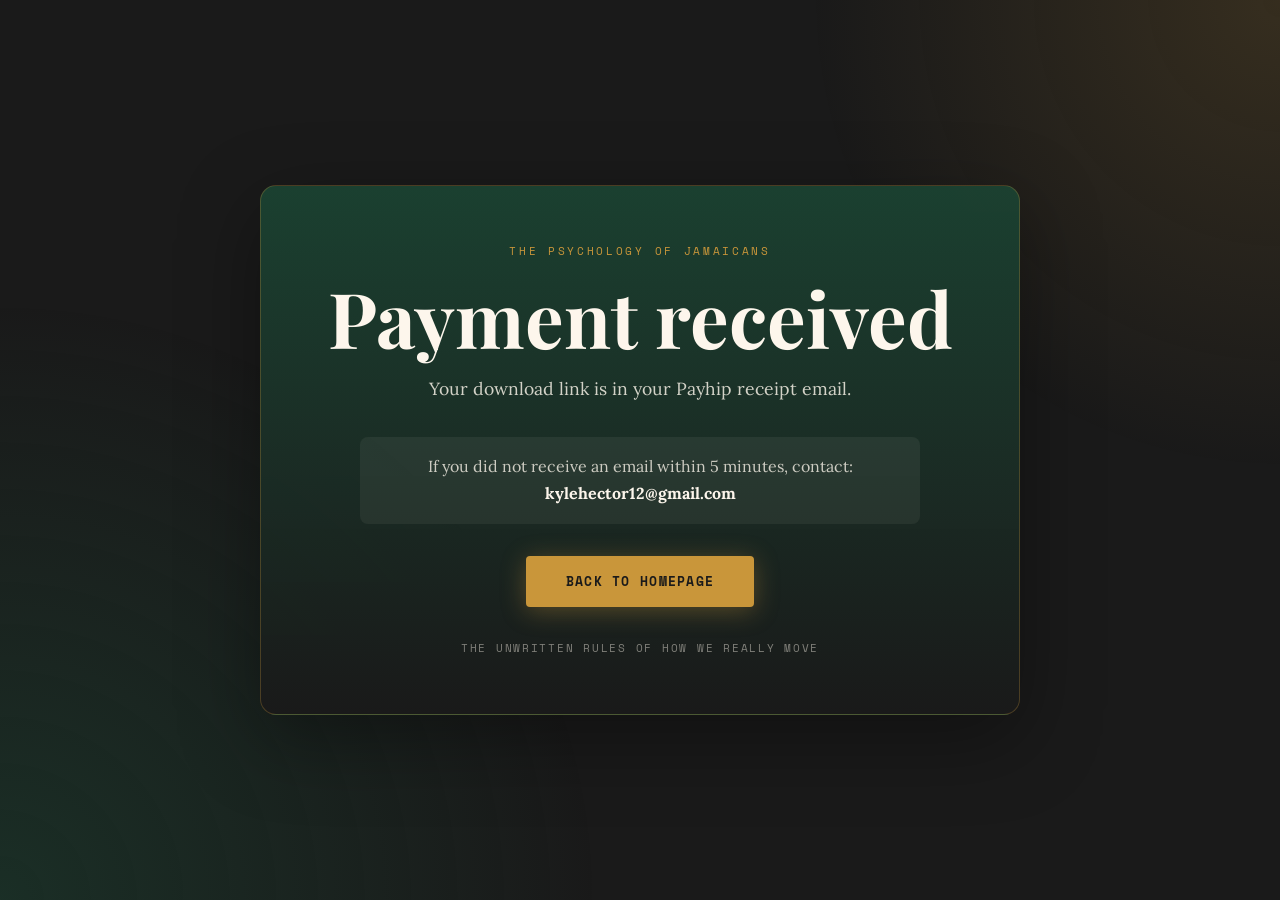
<file: thank-you.html>
<!DOCTYPE html>
<html lang="en">
<head>
<meta charset="UTF-8"/>
<meta name="viewport" content="width=device-width,initial-scale=1"/>
<title>Payment received | The Psychology of Jamaicans</title>
<link rel="preconnect" href="https://fonts.googleapis.com"/>
<link rel="preconnect" href="https://fonts.gstatic.com" crossorigin/>
<link href="https://fonts.googleapis.com/css2?family=Playfair+Display:ital,wght@0,700;0,900;1,700&family=Lora:ital,wght@0,400;0,600;1,400&family=Space+Mono:wght@400;700&display=swap" rel="stylesheet"/>
<style>
  :root{
    --green:#1B4332;
    --gold:#C9963A;
    --gold-light:#E8B96A;
    --cream:#FDF6EC;
    --warm-white:#FAF7F2;
    --charcoal:#1A1A1A;
  }

  *{margin:0;padding:0;box-sizing:border-box;}

  body{
    min-height:100vh;
    background:var(--charcoal);
    color:var(--cream);
    font-family:'Lora',Georgia,serif;
    display:flex;
    align-items:center;
    justify-content:center;
    padding:2rem;
    position:relative;
    overflow:hidden;
  }

  body::before{
    content:'';
    position:fixed;
    inset:0;
    background:
      radial-gradient(circle at top right, rgba(201,150,58,.16), transparent 30%),
      radial-gradient(circle at bottom left, rgba(27,67,50,.5), transparent 38%);
    pointer-events:none;
  }

  .panel{
    width:min(100%, 760px);
    background:linear-gradient(180deg, rgba(27,67,50,.94), rgba(26,26,26,.98));
    border:1px solid rgba(201,150,58,.28);
    border-radius:16px;
    padding:3.5rem 2.5rem;
    text-align:center;
    position:relative;
    box-shadow:0 24px 80px rgba(0,0,0,.35);
  }

  .eyebrow{
    font-family:'Space Mono',monospace;
    font-size:.7rem;
    letter-spacing:.24em;
    text-transform:uppercase;
    color:var(--gold);
    margin-bottom:1.25rem;
  }

  h1{
    font-family:'Playfair Display',Georgia,serif;
    font-size:clamp(2.4rem,7vw,4.8rem);
    line-height:1;
    margin-bottom:1rem;
  }

  .lead{
    font-size:1.1rem;
    line-height:1.9;
    color:rgba(253,246,236,.82);
    max-width:520px;
    margin:0 auto;
  }

  .support{
    margin:2rem auto 0;
    max-width:560px;
    padding:1rem 1.25rem;
    border-radius:8px;
    background:rgba(253,246,236,.06);
    color:rgba(253,246,236,.78);
    line-height:1.7;
  }

  .support strong{color:var(--cream);}

  .btn-primary{
    display:inline-block;
    margin-top:2rem;
    background:var(--gold);
    color:var(--charcoal);
    font-family:'Space Mono',monospace;
    font-size:.8rem;
    font-weight:700;
    letter-spacing:.1em;
    text-transform:uppercase;
    padding:1rem 2.5rem;
    border-radius:4px;
    text-decoration:none;
    transition:background .2s,transform .2s,box-shadow .2s;
    box-shadow:0 4px 24px rgba(201,150,58,.35);
  }

  .btn-primary:hover{
    background:var(--gold-light);
    transform:translateY(-2px);
    box-shadow:0 8px 32px rgba(201,150,58,.5);
  }

  .footer-note{
    margin-top:2rem;
    font-family:'Space Mono',monospace;
    font-size:.68rem;
    letter-spacing:.16em;
    text-transform:uppercase;
    color:rgba(253,246,236,.45);
    line-height:1.8;
  }

  @media(max-width:640px){
    .panel{padding:2.5rem 1.5rem;}
    .btn-primary{width:100%;text-align:center;}
  }
</style>
</head>
<body>
  <main class="panel">
    <p class="eyebrow">The Psychology of Jamaicans</p>
    <h1>Payment received</h1>
    <p class="lead">Your download link is in your Payhip receipt email.</p>
    <p class="support">If you did not receive an email within 5 minutes, contact: <strong id="support-email">kylehector12@gmail.com</strong></p>
    <a href="index.html" class="btn-primary">Back to homepage</a>
    <p class="footer-note">The Unwritten Rules of How We Really Move</p>
  </main>
  <script>
    const supportEmail = window.localStorage.getItem("supportEmail") || "kylehector12@gmail.com";
    document.getElementById("support-email").textContent = supportEmail;
  </script>
</body>
</html>
</file>
<file: carnival-signal.css>
:root {
  --home-green: #143227;
  --home-green-mid: #234838;
  --home-forest: #0a221a;
  --home-gold: #c9963a;
  --home-gold-light: #e8b96a;
  --home-cream: #faf7f2;
  --bg: #fff6ef;
  --bg-soft: #fffdf9;
  --ink: #1c1447;
  --ink-soft: rgba(28, 20, 71, 0.72);
  --ink-faint: rgba(28, 20, 71, 0.5);
  --surface: rgba(255, 255, 255, 0.62);
  --surface-strong: rgba(255, 255, 255, 0.78);
  --line: rgba(98, 77, 180, 0.14);
  --line-strong: rgba(98, 77, 180, 0.24);
  --orange: #ff6f3c;
  --mango: #ffb224;
  --pink: #ff4fa2;
  --aqua: #37d8ff;
  --blue: #4767ff;
  --lime: #d7ff5c;
  --accent-line: rgba(71, 103, 255, 0.18);
  --accent-text: rgba(71, 103, 255, 0.82);
  --heading-gradient: linear-gradient(135deg, #16113c 0%, #3d2e8b 34%, #ff4fa2 72%, #ff7d2d 100%);
  --meter-gradient: linear-gradient(90deg, var(--aqua), var(--blue) 38%, var(--pink) 72%, var(--orange));
  --button-gradient: linear-gradient(135deg, var(--pink), var(--orange) 48%, var(--mango));
  --page-background:
    radial-gradient(circle at 12% 14%, rgba(255, 79, 162, 0.24), transparent 24%),
    radial-gradient(circle at 84% 10%, rgba(55, 216, 255, 0.28), transparent 22%),
    radial-gradient(circle at 82% 76%, rgba(255, 178, 36, 0.24), transparent 24%),
    linear-gradient(180deg, #fff4eb 0%, #fffaf4 48%, #fff7fb 100%);
  --shadow: 0 28px 80px rgba(85, 42, 160, 0.16);
  --shadow-soft: 0 18px 40px rgba(85, 42, 160, 0.12);
  --radius-xl: 8px;
  --radius-lg: 8px;
  --radius-md: 8px;
  --radius-pill: 8px;
  --ease: cubic-bezier(.22, .9, .24, 1);
}

body[data-theme="pulse"] {
  --bg: #071812;
  --bg-soft: #10281f;
  --ink: #fff8ea;
  --ink-soft: rgba(250, 247, 242, 0.76);
  --ink-faint: rgba(250, 247, 242, 0.56);
  --surface: rgba(20, 50, 39, 0.72);
  --surface-strong: rgba(35, 72, 56, 0.84);
  --line: rgba(232, 185, 106, 0.18);
  --line-strong: rgba(232, 185, 106, 0.3);
  --orange: var(--home-gold);
  --mango: var(--home-gold-light);
  --pink: #58c76e;
  --aqua: #7bf0ee;
  --blue: #26aeb5;
  --lime: #a8f19d;
  --accent-line: rgba(232, 185, 106, 0.22);
  --accent-text: rgba(232, 185, 106, 0.9);
  --heading-gradient: linear-gradient(135deg, #fff8ea 0%, var(--home-gold-light) 42%, #77e368 100%);
  --meter-gradient: linear-gradient(90deg, #77e368, #26aeb5 40%, var(--home-gold-light) 72%, var(--home-gold));
  --button-gradient: linear-gradient(135deg, #2e8650, #77e368 48%, var(--home-gold-light));
  --page-background:
    radial-gradient(circle at 10% 12%, rgba(119, 227, 104, 0.18), transparent 25%),
    radial-gradient(circle at 84% 8%, rgba(232, 185, 106, 0.16), transparent 22%),
    radial-gradient(circle at 78% 78%, rgba(38, 174, 181, 0.16), transparent 25%),
    linear-gradient(180deg, #071812 0%, #10281f 46%, #143227 100%);
  --shadow: 0 28px 80px rgba(0, 0, 0, 0.28);
  --shadow-soft: 0 18px 40px rgba(0, 0, 0, 0.18);
}

* {
  box-sizing: border-box;
  margin: 0;
  padding: 0;
}

html {
  min-height: 100%;
  background: #071812;
  scroll-behavior: smooth;
}

body {
  min-height: 100vh;
  min-height: 100svh;
  background: var(--page-background);
  color: var(--ink);
  font-family: "Space Grotesk", sans-serif;
  overflow-x: hidden;
  transition: background 0.45s var(--ease), color 0.3s var(--ease);
}

body::before,
body::after {
  content: "";
  position: fixed;
  inset: 0;
  pointer-events: none;
}

body::before {
  background:
    radial-gradient(circle at 18% 22%, color-mix(in srgb, var(--pink) 28%, transparent), transparent 18%),
    radial-gradient(circle at 78% 18%, color-mix(in srgb, var(--aqua) 26%, transparent), transparent 18%),
    radial-gradient(circle at 48% 88%, color-mix(in srgb, var(--mango) 22%, transparent), transparent 18%);
  filter: blur(34px);
  opacity: 0.9;
  animation: hueDrift 16s ease-in-out infinite alternate;
}

body::after {
  opacity: 0.28;
  background-image: url("data:image/svg+xml,%3Csvg viewBox='0 0 220 220' xmlns='http://www.w3.org/2000/svg'%3E%3Cg fill='none' stroke='%234767ff' stroke-opacity='.08' stroke-width='1'%3E%3Cpath d='M18 112c21-31 56-47 96-44 31 2 62 15 88 39'/%3E%3Cpath d='M35 32c38 4 71 25 95 61'/%3E%3Cpath d='M0 185h220' opacity='.45'/%3E%3C/g%3E%3Cg fill='%23ff4fa2' fill-opacity='.08'%3E%3Ccircle cx='42' cy='58' r='2.5'/%3E%3Ccircle cx='146' cy='44' r='2.5'/%3E%3Ccircle cx='188' cy='142' r='2.5'/%3E%3C/g%3E%3C/svg%3E");
  background-size: 260px 260px;
}

a {
  color: inherit;
  text-decoration: none;
}

button {
  color: inherit;
  font: inherit;
  background: none;
}

img {
  display: block;
  max-width: 100%;
}

[hidden] {
  display: none !important;
}

.page-shell {
  position: relative;
  z-index: 1;
  width: min(1180px, calc(100% - 1rem));
  margin: 0 auto;
  padding: 1rem 0 2rem;
}

.page-content {
  display: grid;
  gap: 1.2rem;
}

.ambient {
  position: absolute;
  border-radius: 50%;
  filter: blur(28px);
  opacity: 0.72;
  pointer-events: none;
  mix-blend-mode: screen;
}

.ambient-one {
  top: 4rem;
  right: -3rem;
  width: 16rem;
  height: 16rem;
  background: radial-gradient(circle, rgba(255, 79, 162, 0.54), transparent 70%);
  animation: floatBlob 13s ease-in-out infinite;
}

.ambient-two {
  top: 18rem;
  left: -4rem;
  width: 14rem;
  height: 14rem;
  background: radial-gradient(circle, rgba(55, 216, 255, 0.5), transparent 70%);
  animation: floatBlob 17s ease-in-out infinite reverse;
}

.ambient-three {
  bottom: 10rem;
  right: 8%;
  width: 18rem;
  height: 18rem;
  background: radial-gradient(circle, rgba(255, 178, 36, 0.36), transparent 70%);
  animation: floatBlob 15s ease-in-out infinite;
}

.topbar {
  position: sticky;
  top: 1rem;
  z-index: 12;
  display: flex;
  justify-content: space-between;
  align-items: center;
  gap: 1rem;
  margin-bottom: 1rem;
  padding: 0.92rem 1rem;
  border: 1px solid rgba(255, 255, 255, 0.76);
  border-radius: var(--radius-xl);
  background: rgba(255, 255, 255, 0.58);
  backdrop-filter: blur(22px);
  box-shadow: 0 16px 40px rgba(110, 82, 190, 0.12);
}

.topbar-actions {
  display: flex;
  align-items: center;
  gap: 0.7rem;
  flex-wrap: wrap;
  justify-content: flex-end;
}

.brand-lockup,
.home-link,
.theme-toggle,
.button,
.sound-link,
.vibe-option,
.strip-item,
.note-card,
.sound-card {
  transition:
    transform 0.3s var(--ease),
    box-shadow 0.3s var(--ease),
    border-color 0.3s var(--ease),
    background 0.3s var(--ease),
    color 0.3s var(--ease);
}

.brand-lockup {
  display: inline-grid;
  gap: 0.18rem;
}

.brand-kicker,
.home-link,
.theme-toggle,
.button,
.section-tag,
.eyebrow,
.mini-tag,
.signal-label,
.credibility,
.sound-link,
.sound-index,
.note-index,
.note-pill,
.strip-item span,
.site-footer p,
.meter-labels,
.heat-pill span,
.beacon-label,
.ribbon-chip,
.theme-toggle-kicker {
  font-family: "JetBrains Mono", monospace;
  letter-spacing: 0.12em;
  text-transform: uppercase;
}

.brand-kicker {
  font-size: 0.72rem;
  color: rgba(71, 103, 255, 0.72);
}

.brand-title {
  font-family: "Syne", sans-serif;
  font-size: 1.38rem;
  line-height: 0.95;
  letter-spacing: 0;
}

.home-link,
.theme-toggle,
.button {
  display: inline-flex;
  align-items: center;
  justify-content: center;
  min-height: 3.1rem;
  border-radius: var(--radius-pill);
}

.home-link {
  padding: 0 1rem;
  border: 1px solid rgba(71, 103, 255, 0.15);
  background: rgba(255, 255, 255, 0.66);
  color: var(--ink-soft);
  font-size: 0.75rem;
}

.theme-toggle {
  position: relative;
  flex-direction: column;
  align-items: flex-start;
  min-width: 10.8rem;
  padding: 0.58rem 1rem;
  border: 1px solid rgba(71, 103, 255, 0.15);
  background: rgba(255, 255, 255, 0.66);
  color: var(--ink);
  cursor: pointer;
  overflow: hidden;
}

.theme-toggle::before {
  content: "";
  position: absolute;
  inset: 0 auto 0 0;
  width: 48%;
  background: linear-gradient(135deg, var(--lime), var(--mango));
  opacity: 0.2;
  transition: transform 0.3s var(--ease), opacity 0.3s var(--ease);
}

.theme-toggle[aria-pressed="false"]::before {
  transform: translateX(110%);
}

.theme-toggle-kicker,
.theme-toggle-label {
  position: relative;
  z-index: 1;
}

.theme-toggle-kicker {
  color: var(--ink-faint);
  font-size: 0.6rem;
}

.theme-toggle-label {
  margin-top: 0.12rem;
  font-size: 0.82rem;
  font-weight: 700;
}

.home-link:hover,
.home-link:focus-visible,
.theme-toggle:hover,
.theme-toggle:focus-visible,
.button:hover,
.button:focus-visible,
.vibe-option:hover,
.vibe-option:focus-visible,
.sound-link:hover,
.sound-link:focus-visible,
.strip-item:hover,
.note-card:hover,
.sound-card:hover {
  transform: translateY(-3px);
  outline: none;
}

.energy-ribbon,
.section-panel,
.note-card {
  position: relative;
  overflow: hidden;
  border: 1px solid rgba(255, 255, 255, 0.8);
  box-shadow: var(--shadow);
}

.energy-ribbon::before,
.section-panel::before,
.note-card::before {
  content: "";
  position: absolute;
  inset: 0 auto auto 0;
  width: 100%;
  height: 1px;
  background: linear-gradient(90deg, rgba(255, 79, 162, 0.6), rgba(55, 216, 255, 0.6), rgba(255, 178, 36, 0.15));
}

.energy-ribbon,
.section-panel {
  border-radius: var(--radius-xl);
  background:
    linear-gradient(180deg, rgba(255, 255, 255, 0.9), rgba(255, 255, 255, 0.64)),
    linear-gradient(135deg, rgba(255, 79, 162, 0.08), rgba(55, 216, 255, 0.08));
  backdrop-filter: blur(20px);
}

.energy-ribbon {
  margin-bottom: 1.1rem;
  padding: 0.95rem 0;
}

.ribbon-track {
  display: flex;
  gap: 0.85rem;
  width: max-content;
  padding: 0 1rem;
  animation: marquee 28s linear infinite;
}

.energy-ribbon:hover .ribbon-track {
  animation-play-state: paused;
}

.ribbon-chip {
  display: inline-flex;
  align-items: center;
  gap: 0.7rem;
  padding: 0.78rem 1rem;
  border-radius: var(--radius-pill);
  border: 1px solid rgba(71, 103, 255, 0.14);
  background: rgba(255, 255, 255, 0.68);
  white-space: nowrap;
  color: var(--ink-faint);
  font-size: 0.66rem;
}

.ribbon-chip strong {
  color: var(--ink);
  font-family: "Space Grotesk", sans-serif;
  font-size: 0.88rem;
  font-weight: 700;
  letter-spacing: 0;
  text-transform: none;
}

.hero,
.featured-section,
.vibe-section,
.sound-section,
.closing-panel {
  padding: clamp(1.25rem, 2.7vw, 2rem);
}

.eyebrow,
.section-tag,
.mini-tag,
.signal-label {
  display: inline-flex;
  align-items: center;
  gap: 0.55rem;
  color: rgba(71, 103, 255, 0.82);
  font-size: 0.7rem;
}

.eyebrow::before,
.section-tag::before,
.mini-tag::before,
.signal-label::before {
  content: "";
  width: 1rem;
  height: 1px;
  background: currentColor;
  opacity: 0.72;
}

.hero {
  display: grid;
  gap: 1.25rem;
  align-items: stretch;
  isolation: isolate;
}

.hero::after {
  content: "";
  position: absolute;
  right: -8rem;
  top: -6rem;
  width: 22rem;
  height: 22rem;
  border-radius: 50%;
  background: conic-gradient(from 120deg, rgba(255, 79, 162, 0.22), rgba(55, 216, 255, 0.22), rgba(255, 178, 36, 0.22), rgba(255, 79, 162, 0.22));
  filter: blur(10px);
  opacity: 0.82;
  z-index: -1;
  animation: spinGlow 16s linear infinite;
}

.hero-copy,
.vibe-copy,
.section-copy,
.hero-note,
.results-panel,
.signal-card,
.sound-card,
.note-card {
  position: relative;
  z-index: 1;
  min-width: 0;
}

.page-content,
.hero,
.featured-section,
.vibe-section,
.sound-section,
.street-section,
.closing-panel,
.mini-strip {
  min-width: 0;
}

.hero-copy h1,
.section-copy h2,
.closing-panel h2,
.vibe-copy h2,
.note-card h3,
.sound-card h3,
.hero-quote,
.hero-subheadline,
.hero-support,
.section-copy p,
.signal-story,
.sound-insight,
.note-card p,
.closing-panel p,
.results-insight,
.hero-note-copy,
.vibe-copy p,
.hero-beacon p {
  overflow-wrap: anywhere;
}

.hero-copy h1,
.section-copy h2,
.closing-panel h2,
.note-card h3,
.sound-card h3,
.hero-quote,
.signal-lockup strong,
.signal-score,
.vibe-copy h2,
.heat-pill strong,
.hero-beacon strong {
  font-family: "Syne", sans-serif;
  font-weight: 700;
  letter-spacing: 0;
}

.hero-copy h1 {
  margin-top: 0.9rem;
  max-width: 8ch;
  font-size: 5.8rem;
  line-height: 0.9;
}

.hero-copy h1,
.section-copy h2,
.closing-panel h2,
.vibe-copy h2 {
  background: var(--heading-gradient);
  -webkit-background-clip: text;
  background-clip: text;
  color: transparent;
}

.hero-subheadline {
  margin-top: 1rem;
  color: var(--ink);
  font-size: 1.28rem;
  font-weight: 600;
  line-height: 1.45;
}

.hero-support,
.section-copy p,
.signal-story,
.sound-insight,
.note-card p,
.closing-panel p,
.results-insight,
.hero-note-copy,
.vibe-copy p,
.hero-beacon p {
  color: var(--ink-soft);
  line-height: 1.7;
}

.hero-support {
  margin-top: 0.55rem;
  max-width: 36rem;
  font-size: 1.08rem;
  font-weight: 700;
}

.hero-actions,
.closing-actions {
  display: flex;
  flex-wrap: wrap;
  gap: 0.85rem;
}

.hero-actions {
  margin-top: 1.5rem;
}

.button {
  padding: 0 1.28rem;
  font-size: 0.76rem;
  border: 1px solid transparent;
  cursor: pointer;
}

.button-primary {
  background: var(--button-gradient);
  color: white;
  box-shadow: 0 16px 30px rgba(255, 111, 60, 0.28);
}

.button-secondary {
  border-color: rgba(71, 103, 255, 0.18);
  background: rgba(255, 255, 255, 0.72);
  color: var(--ink);
}

.hero-stat-row {
  display: grid;
  grid-template-columns: repeat(3, minmax(0, 1fr));
  gap: 0.8rem;
  margin-top: 1.4rem;
}

.hero-stat {
  padding: 0.95rem 1rem;
  border-radius: var(--radius-md);
  border: 1px solid rgba(71, 103, 255, 0.12);
  background: rgba(255, 255, 255, 0.64);
  box-shadow: var(--shadow-soft);
}

.hero-stat span {
  display: block;
  color: var(--ink-faint);
  font-family: "JetBrains Mono", monospace;
  font-size: 0.68rem;
  letter-spacing: 0.12em;
  text-transform: uppercase;
}

.hero-stat strong {
  display: block;
  margin-top: 0.35rem;
  color: var(--ink);
  font-size: 1.05rem;
}

.hero-footnote {
  margin-top: 0.85rem;
  color: var(--ink-faint);
  font-size: 0.75rem;
  letter-spacing: 0.14em;
  text-transform: uppercase;
}

.hero-note {
  display: grid;
  gap: 1rem;
  align-content: start;
  padding: 1.4rem;
  border-radius: calc(var(--radius-xl) - 6px);
  border: 1px solid rgba(255, 255, 255, 0.86);
  background:
    radial-gradient(circle at top right, rgba(255, 79, 162, 0.18), transparent 34%),
    radial-gradient(circle at 20% 15%, rgba(55, 216, 255, 0.16), transparent 24%),
    linear-gradient(180deg, rgba(255, 255, 255, 0.82), rgba(255, 255, 255, 0.7));
  box-shadow: var(--shadow-soft);
}

.hero-image-frame {
  position: relative;
  overflow: hidden;
  margin: 0;
  border-radius: var(--radius-lg);
  aspect-ratio: 4 / 3;
  background: rgba(250, 247, 242, 0.08);
}

.hero-image-frame::after {
  content: "";
  position: absolute;
  inset: 0;
  background: linear-gradient(180deg, transparent 44%, rgba(7, 24, 18, 0.7));
  pointer-events: none;
}

.hero-image-frame img,
.photo-context-main img {
  width: 100%;
  height: 100%;
  object-fit: cover;
}

.hero-image-frame figcaption {
  position: absolute;
  left: 0.75rem;
  right: 0.75rem;
  bottom: 0.72rem;
  z-index: 1;
  color: rgba(250, 247, 242, 0.86);
  font-size: 0.78rem;
  line-height: 1.35;
  text-shadow: 0 2px 12px rgba(0, 0, 0, 0.42);
}

.hero-quote {
  font-size: 2.7rem;
  line-height: 0.94;
  color: var(--ink);
  max-width: 10ch;
}

.hero-beacon {
  display: grid;
  gap: 0.45rem;
  padding: 1rem;
  border-radius: var(--radius-lg);
  border: 1px solid rgba(71, 103, 255, 0.14);
  background: linear-gradient(135deg, rgba(71, 103, 255, 0.08), rgba(255, 79, 162, 0.08), rgba(255, 178, 36, 0.14));
}

.beacon-label {
  color: rgba(71, 103, 255, 0.76);
  font-size: 0.66rem;
}

.hero-beacon strong {
  font-size: 2.8rem;
  line-height: 0.9;
  color: var(--ink);
}

.hero-beacon p {
  font-size: 0.95rem;
}

.aspect-list,
.chip-list {
  display: flex;
  flex-wrap: wrap;
  gap: 0.65rem;
}

.aspect-chip,
.chip-list li,
.note-pill {
  display: inline-flex;
  align-items: center;
  justify-content: center;
  padding: 0.56rem 0.82rem;
  border-radius: var(--radius-pill);
}

.aspect-chip {
  border: 1px solid rgba(255, 255, 255, 0.86);
  background: rgba(255, 255, 255, 0.8);
  color: var(--ink);
  box-shadow: 0 10px 24px rgba(95, 77, 172, 0.08);
}

.section-copy {
  display: grid;
  gap: 0.58rem;
}

.section-copy h2,
.closing-panel h2,
.vibe-copy h2 {
  max-width: 11ch;
  font-size: 4.1rem;
  line-height: 0.92;
}

.section-copy p {
  max-width: 44rem;
}

.signal-card,
.results-panel {
  overflow: hidden;
  border-radius: var(--radius-lg);
  border: 1px solid rgba(255, 255, 255, 0.84);
}

.signal-card {
  display: grid;
  gap: 1.15rem;
  margin-top: 1.5rem;
  padding: 1.25rem;
  background:
    linear-gradient(135deg, rgba(255, 255, 255, 0.9), rgba(255, 255, 255, 0.72)),
    linear-gradient(135deg, rgba(255, 79, 162, 0.08), rgba(55, 216, 255, 0.08));
}

.signal-card::after {
  content: "";
  position: absolute;
  inset: auto -3rem -4rem auto;
  width: 12rem;
  height: 12rem;
  border-radius: 50%;
  background: radial-gradient(circle, rgba(55, 216, 255, 0.16), transparent 70%);
  animation: pulseGlow 7s ease-in-out infinite;
}

.signal-top {
  display: flex;
  justify-content: space-between;
  gap: 1rem;
  flex-wrap: wrap;
  align-items: end;
}

.signal-lockup {
  display: flex;
  align-items: center;
  gap: 0.82rem;
  margin-top: 0.68rem;
}

.signal-emoji {
  display: inline-flex;
  align-items: center;
  justify-content: center;
  width: 3rem;
  height: 3rem;
  border-radius: 50%;
  background: linear-gradient(135deg, rgba(255, 79, 162, 0.18), rgba(255, 178, 36, 0.24));
  box-shadow: 0 0 0 8px rgba(255, 79, 162, 0.07);
  font-size: 1.45rem;
}

.signal-lockup strong {
  font-size: 3.4rem;
  line-height: 0.92;
  color: var(--ink);
}

.signal-score-block {
  display: grid;
  justify-items: end;
  gap: 0.4rem;
}

.signal-score {
  font-size: 4.2rem;
  line-height: 0.86;
  color: var(--orange);
}

.signal-meter {
  display: grid;
  gap: 0.75rem;
}

.meter-track {
  position: relative;
  height: 1rem;
  border-radius: var(--radius-pill);
  border: 1px solid rgba(71, 103, 255, 0.12);
  background: rgba(71, 103, 255, 0.08);
  overflow: hidden;
}

.meter-track::before {
  content: "";
  position: absolute;
  inset: 0;
  background: linear-gradient(120deg, transparent 0%, rgba(255, 255, 255, 0.48) 42%, transparent 62%);
  transform: translateX(-100%);
  animation: shimmer 3.6s linear infinite;
}

.meter-fill,
.meter-marker,
.result-bar-fill {
  transition: all 1.15s var(--ease);
}

.meter-fill {
  position: absolute;
  inset: 0 auto 0 0;
  width: 0;
  border-radius: inherit;
  background: var(--meter-gradient);
  box-shadow: 0 0 24px rgba(71, 103, 255, 0.22);
}

.meter-marker {
  position: absolute;
  top: 50%;
  left: 0;
  width: 1.2rem;
  height: 1.2rem;
  border-radius: 50%;
  border: 3px solid rgba(255, 255, 255, 0.95);
  background: linear-gradient(135deg, var(--lime), var(--mango));
  transform: translate(-50%, -50%);
  box-shadow: 0 0 0 8px rgba(255, 178, 36, 0.14), 0 0 28px rgba(255, 79, 162, 0.26);
}

.meter-labels {
  display: flex;
  justify-content: space-between;
  gap: 0.75rem;
  color: var(--ink-faint);
  font-size: 0.64rem;
}

.signal-layout,
.vibe-layout {
  display: grid;
  gap: 1rem;
}

.interpretation-list {
  display: grid;
  gap: 0.8rem;
  list-style: none;
}

.interpretation-list li {
  position: relative;
  padding-left: 1.05rem;
  color: var(--ink-soft);
  line-height: 1.7;
}

.interpretation-list li::before {
  content: "";
  position: absolute;
  left: 0;
  top: 0.78rem;
  width: 0.38rem;
  height: 0.38rem;
  border-radius: 50%;
  background: linear-gradient(135deg, var(--pink), var(--orange));
}

.credibility {
  margin-top: 1rem;
  color: var(--ink-faint);
  font-size: 0.68rem;
}

.signal-meta {
  display: grid;
  gap: 1rem;
  align-content: start;
  padding: 1rem;
  border-radius: var(--radius-lg);
  border: 1px solid rgba(71, 103, 255, 0.12);
  background: linear-gradient(180deg, rgba(71, 103, 255, 0.08), rgba(255, 79, 162, 0.06));
}

.photo-context {
  display: grid;
  gap: 1rem;
  padding: clamp(1rem, 2.4vw, 1.5rem);
  align-items: stretch;
}

.photo-context-main {
  position: relative;
  overflow: hidden;
  min-height: clamp(260px, 42vw, 520px);
  margin: 0;
  border-radius: var(--radius-lg);
  background: rgba(250, 247, 242, 0.08);
}

.photo-context-main::after {
  content: "";
  position: absolute;
  inset: 0;
  background:
    linear-gradient(180deg, rgba(7, 24, 18, 0.02), rgba(7, 24, 18, 0.58)),
    linear-gradient(90deg, rgba(7, 24, 18, 0.62), transparent 58%);
  pointer-events: none;
}

.photo-context-copy {
  position: relative;
  z-index: 1;
  display: grid;
  gap: 0.62rem;
  align-content: center;
  min-width: 0;
}

.photo-context-copy h2 {
  max-width: 9ch;
  font-family: "Syne", sans-serif;
  font-size: 3.6rem;
  line-height: 0.92;
  font-weight: 700;
  letter-spacing: 0;
  background: var(--heading-gradient);
  -webkit-background-clip: text;
  background-clip: text;
  color: transparent;
}

.photo-context-copy p {
  max-width: 34rem;
  color: var(--ink-soft);
  line-height: 1.7;
}

.context-pill-row {
  display: flex;
  flex-wrap: wrap;
  gap: 0.58rem;
  margin-top: 0.2rem;
}

.context-pill-row span {
  display: inline-flex;
  align-items: center;
  justify-content: center;
  padding: 0.52rem 0.72rem;
  border-radius: var(--radius-pill);
  border: 1px solid rgba(232, 185, 106, 0.2);
  background: rgba(250, 247, 242, 0.08);
  color: var(--ink-soft);
  font-family: "JetBrains Mono", monospace;
  font-size: 0.66rem;
  letter-spacing: 0.08em;
  text-transform: uppercase;
}

.chip-list {
  margin-top: 0.9rem;
  list-style: none;
}

.chip-list li {
  border: 1px solid rgba(71, 103, 255, 0.12);
  background: rgba(255, 255, 255, 0.74);
  color: var(--ink-soft);
}

.updated-row {
  display: flex;
  justify-content: space-between;
  gap: 0.75rem;
  align-items: center;
  padding-top: 0.95rem;
  border-top: 1px solid rgba(71, 103, 255, 0.12);
}

.updated-row span {
  color: var(--ink-faint);
  font-size: 0.72rem;
}

.updated-row strong {
  color: var(--ink);
}

.vibe-copy {
  display: grid;
  gap: 0.58rem;
}

.option-grid {
  display: grid;
  gap: 0.75rem;
  margin-top: 0.45rem;
}

.vibe-option {
  width: 100%;
  padding: 1rem 1.05rem;
  border-radius: var(--radius-md);
  border: 1px solid rgba(255, 255, 255, 0.9);
  background: rgba(255, 255, 255, 0.72);
  color: var(--ink);
  text-align: left;
  cursor: pointer;
  font-size: 1rem;
  font-weight: 700;
  box-shadow: var(--shadow-soft);
}

.vibe-option:nth-child(1) {
  background: linear-gradient(135deg, rgba(255, 178, 36, 0.16), rgba(255, 255, 255, 0.76));
}

.vibe-option:nth-child(2) {
  background: linear-gradient(135deg, rgba(255, 79, 162, 0.14), rgba(255, 255, 255, 0.76));
}

.vibe-option:nth-child(3) {
  background: linear-gradient(135deg, rgba(55, 216, 255, 0.16), rgba(255, 255, 255, 0.76));
}

.vibe-option:nth-child(4) {
  background: linear-gradient(135deg, rgba(71, 103, 255, 0.12), rgba(255, 255, 255, 0.76));
}

.vibe-option:nth-child(5) {
  background: linear-gradient(135deg, rgba(215, 255, 92, 0.18), rgba(255, 255, 255, 0.76));
}

.vibe-option.is-selected {
  border-color: rgba(71, 103, 255, 0.26);
  box-shadow: 0 0 0 4px rgba(71, 103, 255, 0.08), 0 18px 34px rgba(71, 103, 255, 0.12);
}

.results-panel {
  display: grid;
  gap: 1rem;
  min-height: 100%;
  padding: 1.1rem;
  background:
    radial-gradient(circle at top right, rgba(255, 79, 162, 0.16), transparent 28%),
    radial-gradient(circle at 16% 0%, rgba(55, 216, 255, 0.12), transparent 22%),
    linear-gradient(180deg, rgba(255, 255, 255, 0.86), rgba(255, 255, 255, 0.74));
}

.results-panel.is-visible {
  animation: panelLift 0.45s var(--ease);
}

.results-head {
  display: flex;
  justify-content: space-between;
  gap: 1rem;
  align-items: end;
  flex-wrap: wrap;
}

.selected-read {
  margin-top: 0.65rem;
  color: var(--ink-soft);
}

.selected-read strong {
  color: var(--ink);
}

.heat-pill {
  display: inline-grid;
  gap: 0.3rem;
  min-width: 8.5rem;
  padding: 0.8rem 0.95rem;
  border-radius: var(--radius-lg);
  border: 1px solid rgba(255, 255, 255, 0.92);
  background: linear-gradient(135deg, rgba(71, 103, 255, 0.14), rgba(255, 79, 162, 0.12));
}

.heat-pill span {
  color: var(--ink-faint);
  font-size: 0.64rem;
}

.heat-pill strong {
  color: var(--ink);
  font-size: 2rem;
  line-height: 0.85;
}

.result-list {
  display: grid;
  gap: 0.8rem;
}

.result-row {
  display: grid;
  gap: 0.42rem;
}

.result-meta {
  display: flex;
  justify-content: space-between;
  gap: 0.75rem;
  align-items: center;
}

.result-value {
  color: rgba(255, 79, 162, 0.88);
  font-size: 0.82rem;
}

.result-bar {
  height: 0.66rem;
  border-radius: var(--radius-pill);
  background: rgba(71, 103, 255, 0.08);
  overflow: hidden;
}

.result-bar-fill {
  display: block;
  height: 100%;
  width: 0;
  border-radius: inherit;
  background: var(--meter-gradient);
}

.results-insight {
  padding-top: 0.5rem;
  border-top: 1px solid rgba(71, 103, 255, 0.12);
}

.sound-note {
  color: rgba(255, 79, 162, 0.88);
}

.sound-grid,
.notes-grid,
.strip-list {
  display: grid;
  gap: 1rem;
}

.sound-grid {
  margin-top: 1.35rem;
}

.sound-card {
  display: grid;
  gap: 0.8rem;
  padding: 1.15rem;
  border-radius: var(--radius-lg);
  border: 1px solid rgba(255, 255, 255, 0.84);
  background: rgba(255, 255, 255, 0.72);
  box-shadow: var(--shadow-soft);
}

.sound-card:nth-child(1) {
  background: linear-gradient(135deg, rgba(255, 178, 36, 0.18), rgba(255, 255, 255, 0.78));
}

.sound-card:nth-child(2) {
  background: linear-gradient(135deg, rgba(255, 79, 162, 0.16), rgba(255, 255, 255, 0.78));
}

.sound-card:nth-child(3) {
  background: linear-gradient(135deg, rgba(55, 216, 255, 0.18), rgba(255, 255, 255, 0.78));
}

.sound-card:nth-child(4) {
  background: linear-gradient(135deg, rgba(71, 103, 255, 0.16), rgba(255, 255, 255, 0.78));
}

.sound-card:nth-child(5) {
  background: linear-gradient(135deg, rgba(215, 255, 92, 0.2), rgba(255, 255, 255, 0.78));
}

.sound-card-head {
  display: flex;
  justify-content: space-between;
  gap: 1rem;
  align-items: center;
  flex-wrap: wrap;
}

.sound-index {
  color: rgba(71, 103, 255, 0.76);
  font-size: 0.72rem;
}

.sound-card h3 {
  color: var(--ink);
  font-size: 2.15rem;
  line-height: 0.92;
}

.sound-artist {
  color: var(--ink);
  font-size: 1rem;
  font-weight: 600;
}

.sound-link {
  color: rgba(71, 103, 255, 0.88);
  font-size: 0.7rem;
}

.sound-link:hover,
.sound-link:focus-visible {
  color: var(--pink);
}

.street-section {
  display: grid;
  gap: 1rem;
  padding: 0.15rem 0;
}

.section-copy-inline {
  padding: 0 0.35rem;
}

.note-card {
  padding: 1.2rem;
  border-radius: var(--radius-lg);
  background: rgba(255, 255, 255, 0.74);
}

.note-card:nth-child(1) {
  background: linear-gradient(135deg, rgba(255, 178, 36, 0.14), rgba(255, 255, 255, 0.78));
}

.note-card:nth-child(2) {
  background: linear-gradient(135deg, rgba(255, 79, 162, 0.14), rgba(255, 255, 255, 0.78));
}

.note-card:nth-child(3) {
  background: linear-gradient(135deg, rgba(55, 216, 255, 0.16), rgba(255, 255, 255, 0.78));
}

.note-card:nth-child(4) {
  background: linear-gradient(135deg, rgba(71, 103, 255, 0.14), rgba(255, 255, 255, 0.78));
}

.note-index {
  color: rgba(71, 103, 255, 0.76);
  font-size: 0.7rem;
}

.note-card h3 {
  margin-top: 0.65rem;
  color: var(--ink);
  font-size: 1.95rem;
  line-height: 0.94;
}

.note-card p {
  margin-top: 0.8rem;
}

.note-pill {
  width: fit-content;
  margin-top: 1rem;
  border: 1px solid rgba(255, 255, 255, 0.9);
  background: rgba(255, 255, 255, 0.72);
  color: rgba(71, 103, 255, 0.86);
  font-size: 0.67rem;
}

.mini-strip {
  padding: 1rem 1.15rem;
  background:
    linear-gradient(135deg, rgba(255, 79, 162, 0.08), rgba(55, 216, 255, 0.08), rgba(255, 178, 36, 0.08)),
    linear-gradient(180deg, rgba(255, 255, 255, 0.88), rgba(255, 255, 255, 0.7));
}

.strip-item {
  padding: 0.95rem 1rem;
  border-radius: var(--radius-md);
  border: 1px solid rgba(255, 255, 255, 0.88);
  background: rgba(255, 255, 255, 0.72);
  box-shadow: var(--shadow-soft);
}

.strip-item span {
  display: block;
  color: var(--ink-faint);
  font-size: 0.64rem;
}

.strip-item strong {
  display: block;
  margin-top: 0.44rem;
  color: var(--ink);
  font-size: 1rem;
}

.closing-panel {
  text-align: center;
  background:
    radial-gradient(circle at top center, rgba(255, 79, 162, 0.2), transparent 34%),
    radial-gradient(circle at 18% 18%, rgba(55, 216, 255, 0.15), transparent 20%),
    linear-gradient(180deg, rgba(255, 255, 255, 0.88), rgba(255, 255, 255, 0.72));
}

.closing-panel h2 {
  margin: 0.95rem auto 0;
  max-width: 10ch;
}

.closing-panel p {
  max-width: 35rem;
  margin: 0.95rem auto 0;
}

.closing-actions {
  justify-content: center;
  margin-top: 1.45rem;
}

.site-footer {
  padding: 1rem 0 0.4rem;
}

.site-footer p {
  color: var(--ink-faint);
  text-align: center;
  font-size: 0.66rem;
}

body[data-theme="pulse"]::after {
  opacity: 0.16;
  background-image: url("data:image/svg+xml,%3Csvg viewBox='0 0 220 220' xmlns='http://www.w3.org/2000/svg'%3E%3Cg fill='none' stroke='%23E8B96A' stroke-opacity='.16' stroke-width='1'%3E%3Cpath d='M18 112c21-31 56-47 96-44 31 2 62 15 88 39'/%3E%3Cpath d='M35 32c38 4 71 25 95 61'/%3E%3Cpath d='M0 185h220' opacity='.45'/%3E%3C/g%3E%3Cg fill='%2377E368' fill-opacity='.1'%3E%3Ccircle cx='42' cy='58' r='2.5'/%3E%3Ccircle cx='146' cy='44' r='2.5'/%3E%3Ccircle cx='188' cy='142' r='2.5'/%3E%3C/g%3E%3C/svg%3E");
}

body[data-theme="pulse"] .ambient {
  mix-blend-mode: normal;
  opacity: 0.45;
}

body[data-theme="pulse"] .ambient-one {
  background: radial-gradient(circle, rgba(119, 227, 104, 0.38), transparent 70%);
}

body[data-theme="pulse"] .ambient-two {
  background: radial-gradient(circle, rgba(232, 185, 106, 0.34), transparent 70%);
}

body[data-theme="pulse"] .ambient-three {
  background: radial-gradient(circle, rgba(38, 174, 181, 0.3), transparent 70%);
}

body[data-theme="pulse"] .topbar {
  border-color: rgba(232, 185, 106, 0.24);
  background: rgba(10, 34, 26, 0.76);
  box-shadow: 0 18px 48px rgba(0, 0, 0, 0.24);
}

body[data-theme="pulse"] .home-link,
body[data-theme="pulse"] .theme-toggle,
body[data-theme="pulse"] .button-secondary {
  border-color: rgba(232, 185, 106, 0.38);
  background: rgba(250, 247, 242, 0.12);
  color: var(--ink);
}

body[data-theme="pulse"] .theme-toggle-kicker {
  color: rgba(232, 185, 106, 0.88);
}

body[data-theme="pulse"] .theme-toggle-label,
body[data-theme="pulse"] .home-link,
body[data-theme="pulse"] .button-secondary {
  text-shadow: 0 1px 8px rgba(0, 0, 0, 0.28);
}

body[data-theme="pulse"] .theme-toggle::before {
  background: linear-gradient(135deg, rgba(119, 227, 104, 0.85), rgba(232, 185, 106, 0.95));
  opacity: 0.22;
}

body[data-theme="pulse"] .brand-kicker,
body[data-theme="pulse"] .eyebrow,
body[data-theme="pulse"] .section-tag,
body[data-theme="pulse"] .mini-tag,
body[data-theme="pulse"] .signal-label,
body[data-theme="pulse"] .beacon-label,
body[data-theme="pulse"] .sound-index,
body[data-theme="pulse"] .note-index,
body[data-theme="pulse"] .sound-link,
body[data-theme="pulse"] .note-pill,
body[data-theme="pulse"] .sound-note,
body[data-theme="pulse"] .result-value {
  color: var(--accent-text);
}

body[data-theme="pulse"] .energy-ribbon,
body[data-theme="pulse"] .section-panel {
  border-color: rgba(232, 185, 106, 0.2);
  background:
    linear-gradient(180deg, rgba(20, 50, 39, 0.9), rgba(10, 34, 26, 0.74)),
    linear-gradient(135deg, rgba(201, 150, 58, 0.18), rgba(119, 227, 104, 0.08));
}

body[data-theme="pulse"] .energy-ribbon::before,
body[data-theme="pulse"] .section-panel::before,
body[data-theme="pulse"] .note-card::before {
  background: linear-gradient(90deg, rgba(119, 227, 104, 0.74), rgba(232, 185, 106, 0.68), rgba(38, 174, 181, 0.28));
}

body[data-theme="pulse"] .hero::after {
  background: conic-gradient(from 120deg, rgba(119, 227, 104, 0.22), rgba(232, 185, 106, 0.18), rgba(38, 174, 181, 0.16), rgba(119, 227, 104, 0.22));
}

body[data-theme="pulse"] .button-primary {
  color: #071812;
  box-shadow: 0 16px 30px rgba(119, 227, 104, 0.2);
}

body[data-theme="pulse"] .ribbon-chip,
body[data-theme="pulse"] .hero-stat,
body[data-theme="pulse"] .aspect-chip,
body[data-theme="pulse"] .chip-list li,
body[data-theme="pulse"] .strip-item {
  border-color: rgba(232, 185, 106, 0.18);
  background: rgba(250, 247, 242, 0.08);
  box-shadow: var(--shadow-soft);
}

body[data-theme="pulse"] .hero-note,
body[data-theme="pulse"] .signal-card,
body[data-theme="pulse"] .results-panel,
body[data-theme="pulse"] .sound-card,
body[data-theme="pulse"] .note-card,
body[data-theme="pulse"] .closing-panel {
  border-color: rgba(232, 185, 106, 0.2);
  background:
    radial-gradient(circle at top right, rgba(232, 185, 106, 0.12), transparent 32%),
    radial-gradient(circle at 18% 0%, rgba(119, 227, 104, 0.1), transparent 22%),
    linear-gradient(180deg, rgba(35, 72, 56, 0.9), rgba(10, 34, 26, 0.72));
}

body[data-theme="pulse"] .signal-card::after {
  background: radial-gradient(circle, rgba(119, 227, 104, 0.16), transparent 70%);
}

body[data-theme="pulse"] .hero-beacon,
body[data-theme="pulse"] .signal-meta,
body[data-theme="pulse"] .heat-pill {
  border-color: rgba(232, 185, 106, 0.2);
  background: linear-gradient(135deg, rgba(232, 185, 106, 0.14), rgba(119, 227, 104, 0.09), rgba(38, 174, 181, 0.08));
}

body[data-theme="pulse"] .vibe-option {
  border-color: rgba(232, 185, 106, 0.18);
  background: rgba(250, 247, 242, 0.08);
  box-shadow: var(--shadow-soft);
}

body[data-theme="pulse"] .vibe-option:nth-child(1),
body[data-theme="pulse"] .vibe-option:nth-child(2),
body[data-theme="pulse"] .vibe-option:nth-child(3),
body[data-theme="pulse"] .vibe-option:nth-child(4),
body[data-theme="pulse"] .vibe-option:nth-child(5),
body[data-theme="pulse"] .sound-card:nth-child(1),
body[data-theme="pulse"] .sound-card:nth-child(2),
body[data-theme="pulse"] .sound-card:nth-child(3),
body[data-theme="pulse"] .sound-card:nth-child(4),
body[data-theme="pulse"] .sound-card:nth-child(5),
body[data-theme="pulse"] .note-card:nth-child(1),
body[data-theme="pulse"] .note-card:nth-child(2),
body[data-theme="pulse"] .note-card:nth-child(3),
body[data-theme="pulse"] .note-card:nth-child(4) {
  background:
    linear-gradient(135deg, rgba(232, 185, 106, 0.12), rgba(119, 227, 104, 0.07)),
    rgba(250, 247, 242, 0.08);
}

body[data-theme="pulse"] .vibe-option.is-selected {
  border-color: rgba(232, 185, 106, 0.42);
  box-shadow: 0 0 0 4px rgba(232, 185, 106, 0.1), 0 18px 34px rgba(0, 0, 0, 0.16);
}

body[data-theme="pulse"] .note-pill {
  border-color: rgba(250, 247, 242, 0.78);
  background: rgba(250, 247, 242, 0.88);
  color: #0a221a;
  font-weight: 700;
  text-shadow: none;
}

.reveal {
  opacity: 0;
  transform: translateY(28px);
  filter: blur(8px);
  transition:
    opacity 0.8s var(--ease),
    transform 0.8s var(--ease),
    filter 0.8s var(--ease);
}

.reveal.is-visible {
  opacity: 1;
  transform: none;
  filter: none;
}

@keyframes panelLift {
  from {
    opacity: 0;
    transform: translateY(10px);
  }

  to {
    opacity: 1;
    transform: none;
  }
}

@keyframes marquee {
  from {
    transform: translateX(0);
  }

  to {
    transform: translateX(-50%);
  }
}

@keyframes shimmer {
  from {
    transform: translateX(-100%);
  }

  to {
    transform: translateX(220%);
  }
}

@keyframes floatBlob {
  0%,
  100% {
    transform: translate3d(0, 0, 0) scale(1);
  }

  50% {
    transform: translate3d(0, -18px, 0) scale(1.08);
  }
}

@keyframes spinGlow {
  from {
    transform: rotate(0deg);
  }

  to {
    transform: rotate(360deg);
  }
}

@keyframes hueDrift {
  from {
    transform: translate3d(-1%, 0, 0);
  }

  to {
    transform: translate3d(1%, -2%, 0);
  }
}

@keyframes pulseGlow {
  0%,
  100% {
    transform: scale(1);
    opacity: 0.6;
  }

  50% {
    transform: scale(1.08);
    opacity: 0.9;
  }
}

@media (min-width: 900px) {
  .hero {
    grid-template-columns: minmax(0, 1.08fr) minmax(340px, 0.9fr);
  }

  .photo-context {
    grid-template-columns: minmax(0, 1.05fr) minmax(300px, 0.8fr);
  }

  .signal-layout,
  .vibe-layout {
    grid-template-columns: minmax(0, 1.18fr) minmax(300px, 0.82fr);
  }

  .sound-grid {
    grid-template-columns: repeat(2, minmax(0, 1fr));
  }

  .sound-card-wide {
    grid-column: 1 / -1;
  }

  .notes-grid {
    grid-template-columns: repeat(2, minmax(0, 1fr));
  }

  .strip-list {
    grid-template-columns: repeat(4, minmax(0, 1fr));
  }
}

@media (max-width: 820px) {
  .page-shell {
    width: min(calc(100% - 0.75rem), 1180px);
    padding-top: 0.75rem;
  }

  .topbar {
    flex-wrap: wrap;
    gap: 0.65rem;
  }

  /* Hide redundant back link on mobile — brand-lockup already navigates back */
  .home-link {
    display: none;
  }

  .theme-toggle {
    min-width: auto;
    flex: 0 0 auto;
  }

  .hero-stat-row {
    grid-template-columns: 1fr;
  }

  .hero-copy h1 {
    font-size: 4.1rem;
  }

  .section-copy h2,
  .vibe-copy h2,
  .closing-panel h2,
  .photo-context-copy h2 {
    font-size: 3.25rem;
  }

  .hero-note,
  .signal-card,
  .results-panel,
  .sound-card,
  .note-card {
    padding: 1rem;
  }

  .signal-score-block {
    justify-items: start;
  }

  .results-head {
    align-items: flex-start;
  }
}

@media (max-width: 560px) {
  .page-shell {
    width: calc(100% - 1rem);
  }

  .topbar,
  .hero,
  .featured-section,
  .vibe-section,
  .sound-section,
  .closing-panel,
  .mini-strip {
    border-radius: var(--radius-xl);
  }

  .hero-copy h1 {
    max-width: 7.5ch;
    font-size: 3rem;
  }

  .section-copy h2,
  .vibe-copy h2,
  .closing-panel h2,
  .photo-context-copy h2 {
    max-width: 9.5ch;
    font-size: 2.55rem;
  }

  .hero-quote {
    font-size: 2.1rem;
  }

  .hero-beacon strong {
    font-size: 2rem;
  }

  .signal-lockup strong {
    font-size: 2.3rem;
  }

  .signal-score {
    font-size: 2.7rem;
  }

  .ribbon-track {
    animation-duration: 22s;
  }
}

@media (prefers-reduced-motion: reduce) {
  html {
    scroll-behavior: auto;
  }

  *,
  *::before,
  *::after {
    animation: none !important;
    transition: none !important;
  }

  .reveal {
    opacity: 1;
    transform: none;
    filter: none;
  }
}
</file>
